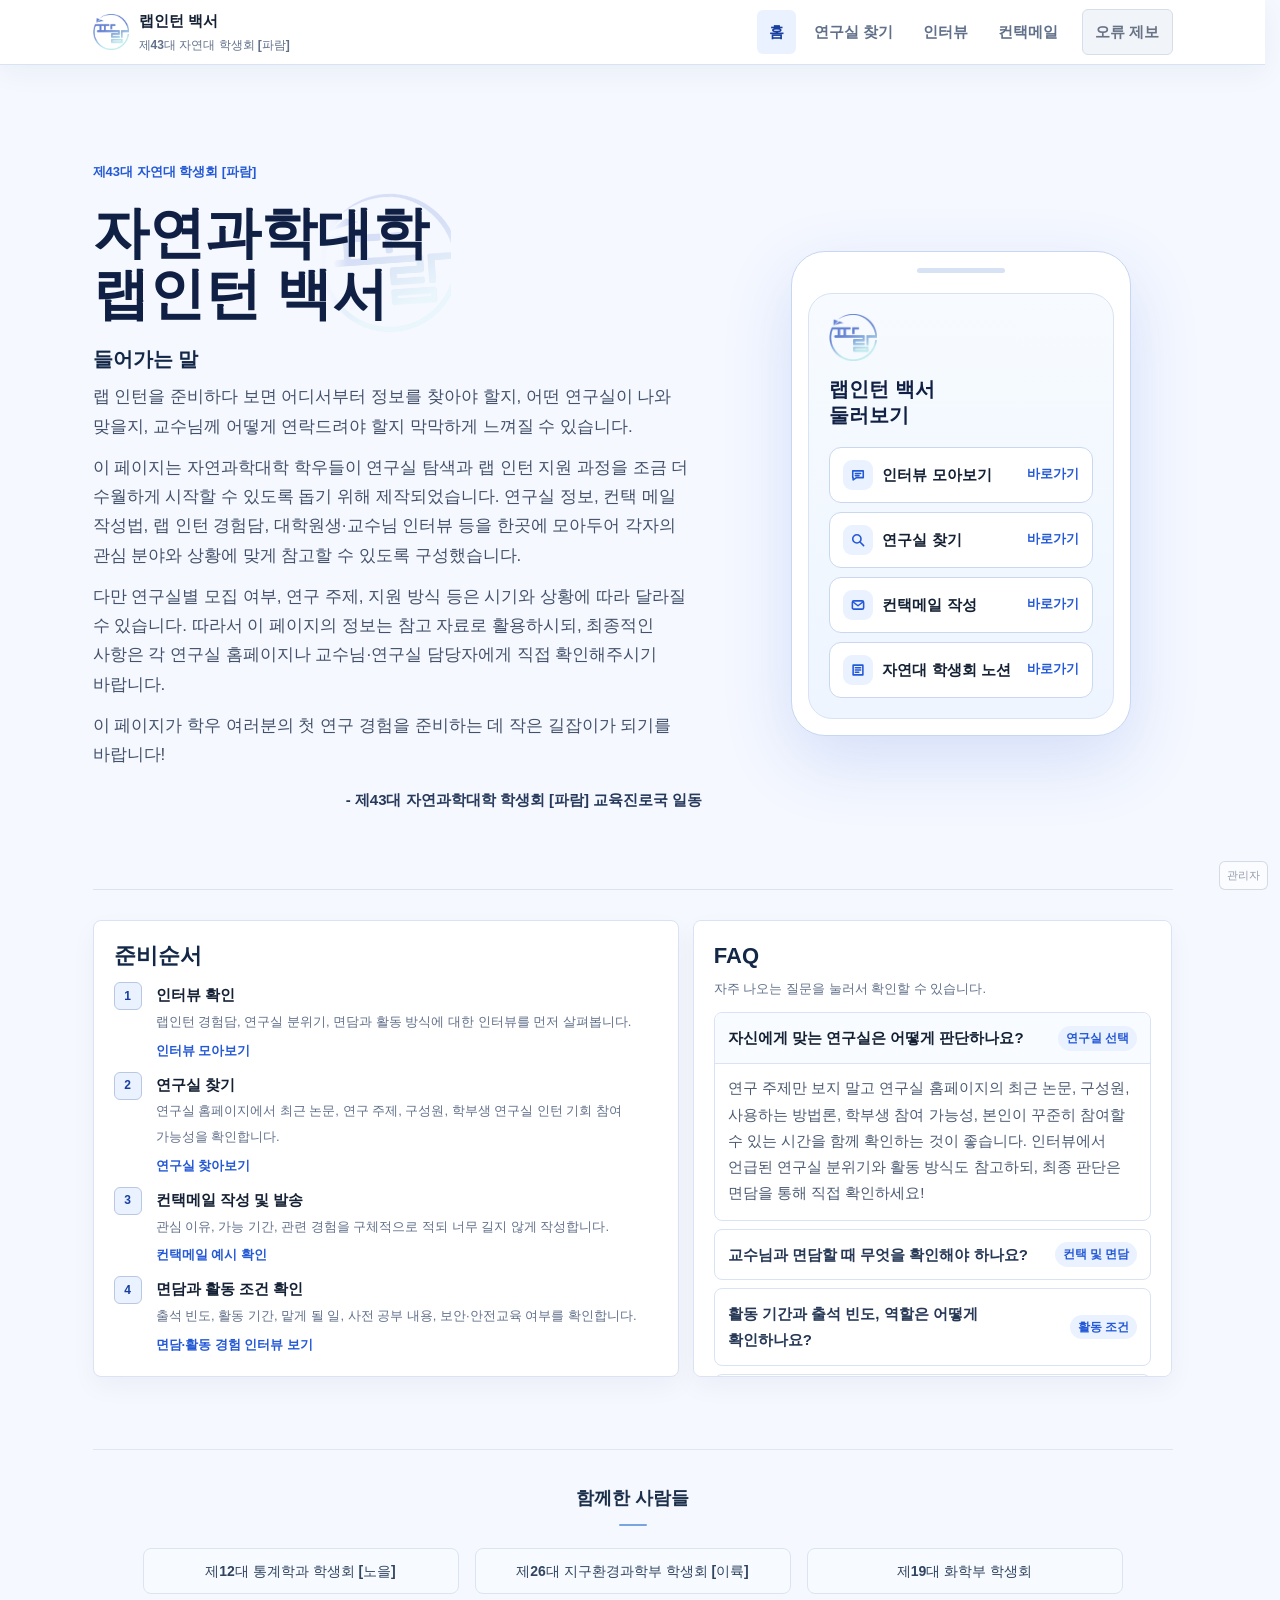
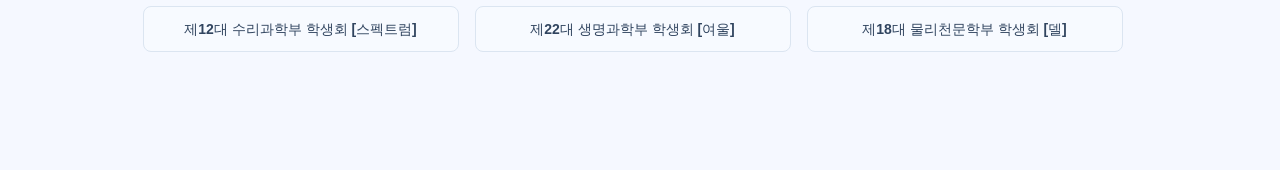
<file: index.html>
<!DOCTYPE html>
<html lang="ko">
  <head>
    <meta charset="UTF-8">
    <meta name="viewport" content="width=device-width, initial-scale=1.0">
    <title>서울대학교 자연과학대학 랩인턴 백서</title>
    <meta name="description" content="서울대학교 자연과학대학 랩인턴 안내서. 학부별 연구실 228곳의 연구분야와 랩인턴 인터뷰, 교수님 컨택 메일 작성법을 한 곳에서 확인하세요.">
    <link rel="canonical" href="https://snu-cns-student-council.github.io/labinternbook/">
    <meta property="og:type" content="website">
    <meta property="og:site_name" content="자연과학대학 랩인턴 백서">
    <meta property="og:title" content="서울대 자연과학대학 랩인턴 백서">
    <meta property="og:description" content="자연대 연구실 228곳 정보와 랩인턴 인터뷰, 컨택 메일 가이드를 한 곳에서.">
    <meta property="og:url" content="https://snu-cns-student-council.github.io/labinternbook/">
    <meta property="og:image" content="https://snu-cns-student-council.github.io/labinternbook/logo.png">
    <meta property="og:locale" content="ko_KR">
    <link rel="stylesheet" href="sigape.css">
    <link rel="icon" type="image/png" href="logo.png">
    <script src="site-config.js"></script>
    <script src="site-data.js"></script>
  </head>
  <body>
    <header class="site-header">
      <nav class="nav">
        <div class="brand">
          <a class="brand-logo-link" href="#" data-config-url="NOTION_URL" target="_blank" rel="noopener noreferrer" aria-label="자연대 학생회 노션">
            <img class="brand-logo" src="logo.png" alt="파람 로고">
          </a>
          <span class="brand-text">
            <a class="brand-main" href="index.html">랩인턴 백서</a>
            <a class="brand-sub" href="#" data-config-url="NOTION_URL" target="_blank" rel="noopener noreferrer">제43대 자연대 학생회 [파람]</a>
          </span>
        </div>
        <div class="menu">
          <a href="index.html" aria-current="page">홈</a>
          <a href="labs.html">연구실 찾기</a>
          <a href="interviews.html">인터뷰</a>
          <a href="contact-mail.html">컨택메일</a>
          <a class="menu-report" href="#" data-config-url="ERROR_FORM_URL" target="_blank" rel="noopener noreferrer">오류 제보</a>
        </div>
      </nav>
    </header>
    <main class="page">
      <section class="hub-hero">
        <div class="hub-copy">
          <p class="eyebrow">제43대 자연대 학생회 [파람]</p>
          <div class="title-logo-wrap">
            <h1 class="hub-title">자연과학대학<br>랩인턴 백서</h1>
            <img class="title-logo-bg" src="logo.png" alt="">
            <span class="title-logo-mask" aria-hidden="true"></span>
          </div>
          <h2 class="hub-intro-title">들어가는 말</h2>
          <p class="hub-intro">랩 인턴을 준비하다 보면 어디서부터 정보를 찾아야 할지, 어떤 연구실이 나와 맞을지, 교수님께 어떻게 연락드려야 할지 막막하게 느껴질 수 있습니다.</p>
          <p class="hub-intro">이 페이지는 자연과학대학 학우들이 연구실 탐색과 랩 인턴 지원 과정을 조금 더 수월하게 시작할 수 있도록 돕기 위해 제작되었습니다. 연구실 정보, 컨택 메일 작성법, 랩 인턴 경험담, 대학원생·교수님 인터뷰 등을 한곳에 모아두어 각자의 관심 분야와 상황에 맞게 참고할 수 있도록 구성했습니다.</p>
          <p class="hub-intro">다만 연구실별 모집 여부, 연구 주제, 지원 방식 등은 시기와 상황에 따라 달라질 수 있습니다. 따라서 이 페이지의 정보는 참고 자료로 활용하시되, 최종적인 사항은 각 연구실 홈페이지나 교수님·연구실 담당자에게 직접 확인해주시기 바랍니다.</p>
          <p class="hub-intro">이 페이지가 학우 여러분의 첫 연구 경험을 준비하는 데 작은 길잡이가 되기를 바랍니다!</p>
          <p class="signature-right">- 제43대 자연과학대학 학생회 [파람] 교육진로국 일동</p>
        </div>
        <div class="phone-wrap">
          <aside class="phone" aria-label="주요 페이지">
            <div class="phone-screen">
              <img class="phone-logo" src="logo.png" alt="파람 로고">
              <div class="phone-title">랩인턴 백서<br>둘러보기</div>
              <div class="phone-links">
                <a class="phone-link" href="interviews.html">
                  <strong><span class="phone-link-icon" aria-hidden="true"><svg viewBox="0 0 24 24"><path d="M5 6.5h14v9H10l-4.5 3v-3H5z"></path><path d="M8.5 10h7"></path><path d="M8.5 12.8h4.8"></path></svg></span>인터뷰 모아보기</strong>
                  <span>바로가기</span>
                </a>
                <a class="phone-link" href="labs.html">
                  <strong><span class="phone-link-icon" aria-hidden="true"><svg viewBox="0 0 24 24"><circle cx="10.5" cy="10.5" r="5.5"></circle><path d="M15 15l4.5 4.5"></path></svg></span>연구실 찾기</strong>
                  <span>바로가기</span>
                </a>
                <a class="phone-link" href="contact-mail.html">
                  <strong><span class="phone-link-icon" aria-hidden="true"><svg viewBox="0 0 24 24"><rect x="4.5" y="6.5" width="15" height="11" rx="2"></rect><path d="M5.5 8l6.5 5 6.5-5"></path></svg></span>컨택메일 작성</strong>
                  <span>바로가기</span>
                </a>
                <a class="phone-link" href="https://snucns.oopy.io/2bc85298-0ebf-80dc-a275-cecbe87f5ac3" target="_blank" rel="noopener noreferrer">
                  <strong><span class="phone-link-icon" aria-hidden="true"><svg viewBox="0 0 24 24"><path d="M5.5 5.5h13v13h-13z"></path><path d="M8.5 9h7"></path><path d="M8.5 12h7"></path><path d="M8.5 15h4.5"></path></svg></span>자연대 학생회 노션</strong>
                  <span>바로가기</span>
                </a>
              </div>
            </div>
          </aside>
        </div>
      </section>
      <section class="section grid two">
        <article class="panel">
          <h2>준비순서</h2>
          <ol class="steps">
            <li>
              <div><strong>인터뷰 확인</strong><br><span class="small">랩인턴 경험담, 연구실 분위기, 면담과 활동 방식에 대한 인터뷰를 먼저 살펴봅니다.</span><br><a class="step-link" href="interviews.html">인터뷰 모아보기</a></div>
            </li>
            <li>
              <div><strong>연구실 찾기</strong><br><span class="small">연구실 홈페이지에서 최근 논문, 연구 주제, 구성원, 학부생 연구실 인턴 기회 참여 가능성을 확인합니다.</span><br><a class="step-link" href="labs.html">연구실 찾아보기</a></div>
            </li>
            <li>
              <div><strong>컨택메일 작성 및 발송</strong><br><span class="small">관심 이유, 가능 기간, 관련 경험을 구체적으로 적되 너무 길지 않게 작성합니다.</span><br><a class="step-link" href="contact-mail.html">컨택메일 예시 확인</a></div>
            </li>
            <li>
              <div><strong>면담과 활동 조건 확인</strong><br><span class="small">출석 빈도, 활동 기간, 맡게 될 일, 사전 공부 내용, 보안·안전교육 여부를 확인합니다.</span><br><a class="step-link" href="interviews.html">면담·활동 경험 인터뷰 보기</a></div>
            </li>
          </ol>
        </article>
        <article class="panel home-faq-panel" id="faq">
          <h2>FAQ</h2>
          <p class="small">자주 나오는 질문을 눌러서 확인할 수 있습니다.</p>
          <div class="faq-list compact-faq">
            <details open>
              <summary>
                <span>자신에게 맞는 연구실은 어떻게 판단하나요?</span>
                <em>연구실 선택</em>
              </summary>
              <p>연구 주제만 보지 말고 연구실 홈페이지의 최근 논문, 구성원, 사용하는 방법론, 학부생 참여 가능성, 본인이 꾸준히 참여할 수 있는 시간을 함께 확인하는 것이 좋습니다. 인터뷰에서 언급된 연구실 분위기와 활동 방식도 참고하되, 최종 판단은 면담을 통해 직접 확인하세요!</p>
            </details>
            <details>
              <summary>
                <span>교수님과 면담할 때 무엇을 확인해야 하나요?</span>
                <em>컨택 및 면담</em>
              </summary>
              <p>활동 기간, 주당 참여 가능 시간, 실제 맡게 될 일, 지도 담당자, 필수 미팅, 사전에 미리 공부하면 좋을 내용, 보안·안전교육 여부를 확인하세요. 가능하다면 본인이 관심 있는 주제와 배우고 싶은 내용을 간단히 정리해 가면 좋습니다.</p>
            </details>
            <details>
              <summary>
                <span>활동 기간과 출석 빈도, 역할은 어떻게 확인하나요?</span>
                <em>활동 조건</em>
              </summary>
              <p>메일이나 면담에서 “방학 중 주 몇 회 참여가 가능한지”, “출석 시간이 고정인지 유동적인지”, “처음 맡게 될 업무가 문헌 조사·실험 보조·데이터 분석 중 무엇인지”를 구체적으로 물어보세요.</p>
            </details>
            <details>
              <summary>
                <span>답장을 받지 못하거나 거절당하면 어떻게 하나요?</span>
                <em>컨택 및 면담</em>
              </summary>
              <p>첫 메일 직후 반복해서 연락하기보다 충분한 기간을 두고 같은 메일 스레드에서 한 차례 정중하게 재문의할 수 있습니다. 이후에도 답변이 없으시다면, 개인적인 실패로 받아들이기보다 다른 연구실을 알아보면 됩니다!</p>
            </details>
            <details>
              <summary>
                <span>여러 연구실에 동시에 문의해도 되나요?</span>
                <em>컨택 및 면담</em>
              </summary>
              <p>가능은 하지만 같은 문구를 그대로 복사해 보내는 것은 피하세요. 각 연구실의 연구 주제와 본인의 관심이 연결되는 이유를 따로 적고, 동시에 여러 곳과 면담이 진행될 경우 일정과 의사소통을 정중하게 관리해야 합니다.</p>
            </details>
            <details>
              <summary>
                <span>활동 중 어려움이 생기면 누구에게 도움을 요청하나요?</span>
                <em>문제 상황 및 상담</em>
              </summary>
              <p>먼저 지도 담당 대학원생이나 연구실 담당자에게 상황을 설명하고 도움을 요청하세요. 안전, 인권, 지속적인 갈등처럼 혼자 해결하기 어려운 문제는 학교 상담·인권 관련 창구의 도움을 받을 수 있습니다.</p>
            </details>
            <details>
              <summary>
                <span>급여, 장학금, 활동비는 어떻게 확인하나요?</span>
                <em>급여 및 비용</em>
              </summary>
              <p>연구실이나 프로그램마다 다릅니다. 별도 안내가 없다면 면담에서 급여, 활동비, 장학금, 학점 인정 여부가 있는지 정중히 확인하세요. 금전 관련 조건은 구두로만 이해하지 말고 가능한 한 안내 문서나 메일로 남겨두는 것이 좋습니다.</p>
            </details>
            <details>
              <summary>
                <span>연구실 내 인간관계와 소통은 어떻게 접근하면 좋나요?</span>
                <em>인간관계</em>
              </summary>
              <p>연구실마다 문화가 다르므로 첫 경험만으로 일반화하지 않는 것이 좋습니다. 약속 시간, 질문 방식, 실험실 규칙을 지키고, 모르는 내용은 정리해서 물어보는 태도가 도움이 됩니다. 불편한 상황이 반복되면 혼자 참지 말고 신뢰할 수 있는 전문가와 상의하세요.</p>
            </details>
            <details>
              <summary>
                <span>학기 중 랩인턴을 하려면 수강 학점은 어떻게 잡아야 하나요?</span>
                <em>수업 병행</em>
              </summary>
              <p>정답은 없지만 실험이나 미팅이 정기적으로 있는 연구실이라면 수업·과제·시험 기간을 고려해 무리하지 않는 수준으로 계획하는게 좋습니다. 면담에서 주당 참여 시간을 솔직히 말하고, 시험 기간 조율 가능 여부도 확인하세요.</p>
            </details>
            <details>
              <summary>
                <span>일반적인 출근·퇴근 시간은 정해져 있나요?</span>
                <em>활동 조건</em>
              </summary>
              <p>연구실마다 크게 다릅니다. 정해진 출근 시간이 있는 곳도 있고, 미팅이나 실험 일정 중심으로 유동적으로 운영되는 곳도 있습니다. 시작 전에 필수 참여 일정과 예상 체류 시간을 확인하세요.</p>
            </details>
            <details>
              <summary>
                <span>연구실은 학부생을 선발할 때 무엇을 보나요?</span>
                <em>연구실 선택</em>
              </summary>
              <p>연구실 상황, 지도 가능 인원, 관심 분야의 구체성, 기본적인 준비 정도, 꾸준히 참여할 수 있는지 등을 함께 보는 경우가 많습니다. 많은 지식을 이미 갖춘 것보다 배우려는 태도와 명확한 동기가 중요하게 보일 수 있습니다.</p>
            </details>
          </div>
        </article>
      </section>
      <footer class="footer partners-footer">
        <h2>함께한 사람들</h2>
        <div class="footer-rule" aria-hidden="true"></div>
        <div class="partner-grid">
          <span>제12대 통계학과 학생회 [노을]</span>
          <span>제26대 지구환경과학부 학생회 [이륙]</span>
          <span>제19대 화학부 학생회</span>
          <span>제12대 수리과학부 학생회 [스펙트럼]</span>
          <span>제22대 생명과학부 학생회 [여울]</span>
          <span>제18대 물리천문학부 학생회 [델]</span>
        </div>
      </footer>
    </main>
    <script>
      document.querySelectorAll("[data-config-url]").forEach(function(link) {
        var key = link.getAttribute("data-config-url");
        var url = window.SITE_CONFIG && window.SITE_CONFIG[key];
        if (url) {
          link.href = url
        } else {
          link.hidden = true
        }
      });
    </script>
    <a class="admin-float" href="admin.html" aria-label="관리자 페이지">관리자</a>
  </body>

</html>
</file>
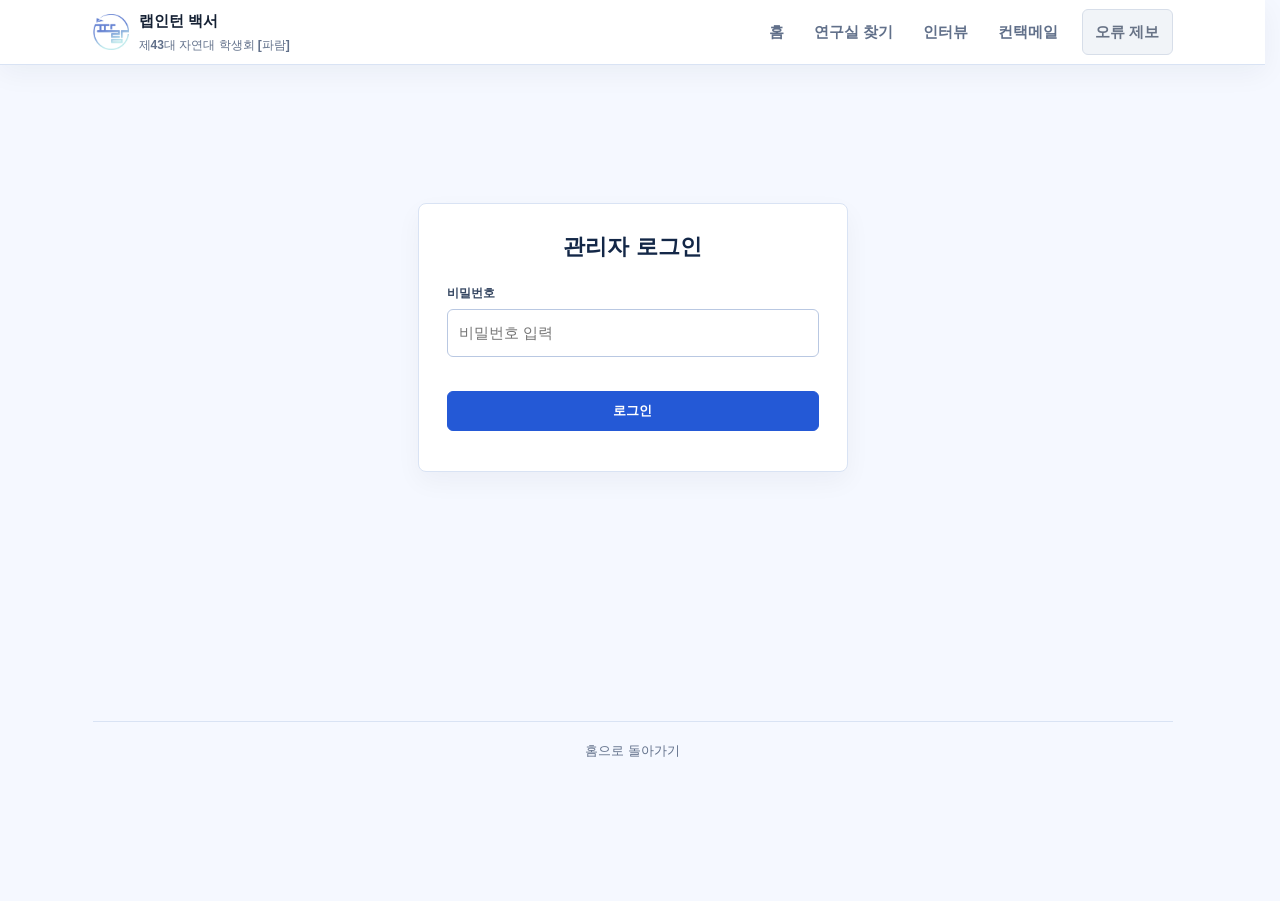
<file: admin.html>
<!DOCTYPE html>
<html lang="ko">
  <head>
    <meta charset="UTF-8">
    <meta name="viewport" content="width=device-width, initial-scale=1.0">
    <title>관리자 페이지</title>
    <meta name="robots" content="noindex">
    <link rel="stylesheet" href="sigape.css">
    <link rel="icon" type="image/png" href="logo.png">
    <script src="site-config.js"></script>
    <script src="site-data.js"></script>
  </head>
  <body>
    <header class="site-header">
      <nav class="nav">
        <div class="brand">
          <a class="brand-logo-link" href="#" data-config-url="NOTION_URL" target="_blank" rel="noopener noreferrer" aria-label="자연대 학생회 노션">
            <img class="brand-logo" src="logo.png" alt="파람 로고">
          </a>
          <span class="brand-text">
            <a class="brand-main" href="index.html">랩인턴 백서</a>
            <a class="brand-sub" href="#" data-config-url="NOTION_URL" target="_blank" rel="noopener noreferrer">제43대 자연대 학생회 [파람]</a>
          </span>
        </div>
        <div class="menu">
          <a href="index.html">홈</a>
          <a href="labs.html">연구실 찾기</a>
          <a href="interviews.html">인터뷰</a>
          <a href="contact-mail.html">컨택메일</a>
          <a class="menu-report" href="#" data-config-url="ERROR_FORM_URL" target="_blank" rel="noopener noreferrer">오류 제보</a>
        </div>
      </nav>
    </header>
    <main class="page admin-page">
      <section class="admin-login panel" id="loginPanel">
        <h2>관리자 로그인</h2>
        <div class="field">
          <label for="adminPassword">비밀번호</label>
          <input id="adminPassword" type="password" autocomplete="current-password" placeholder="비밀번호 입력">
        </div>
        <button class="btn primary" type="button" id="loginButton">로그인</button>
        <p class="small" id="loginMessage"></p>
      </section>
      <section class="admin-tools hidden" id="adminTools">
        <p class="breadcrumb"><a href="index.html">홈</a> / 관리자</p>
        <div class="grid two">
          <article class="panel">
            <h2>1. 파일 업로드</h2>
            <div class="field">
              <label for="labsFile">연구실 DB 엑셀 파일</label>
              <input id="labsFile" type="file" accept=".xlsx,.xls,.csv,.tsv">
            </div>
            <div class="field">
              <label for="interviewsFile">인터뷰 DB 엑셀 파일</label>
              <input id="interviewsFile" type="file" accept=".xlsx,.xls,.csv,.tsv">
            </div>
            <p class="small">인터뷰 파일은 시트가 교수님, 대학원생, 학부생으로 나뉘어 있어도 됩니다. 구분 칸이 비어 있으면 시트 이름을 구분으로 사용합니다.</p>
          </article>
          <article class="panel soft">
            <h2>2. 확인</h2>
            <div class="admin-counts">
              <p>연구실 DB: <strong id="labsCount">0</strong>개</p>
              <p>인터뷰 DB: <strong id="interviewsCount">0</strong>개</p>
            </div>
            <button class="btn primary" type="button" id="downloadButton">site-data.js 다운로드</button>
            <p class="small">다운로드한 site-data.js를 GitHub 저장소의 기존 site-data.js와 교체하면 전체 방문자에게 반영됩니다.</p>
          </article>
        </div>
        <section class="panel admin-preview">
          <h2>업로드 결과</h2>
          <div id="adminStatus" class="small">아직 업로드된 파일이 없습니다.</div>
          <div class="admin-table-wrap">
            <table class="admin-table" id="previewTable">
              <tbody></tbody>
            </table>
          </div>
        </section>
      </section>
      <footer class="footer admin-footer">
        <a href="index.html">홈으로 돌아가기</a>
      </footer>
    </main>
    <script>
      document.querySelectorAll("[data-config-url]").forEach(function(link) {
        var key = link.getAttribute("data-config-url");
        var url = window.SITE_CONFIG && window.SITE_CONFIG[key];
        if (url) {
          link.href = url
        } else {
          link.hidden = true
        }
      });
    </script>
    <script>
      const ADMIN_PASSWORD = "SnuCns123lg!";
      const state = {
        labs: [],
        interviews: []
      };
      const $ = id => document.getElementById(id);

      function normalizeKey(k) {
        return String(k || "").trim();
      }

      function hasValue(row) {
        return Object.values(row).some(v => String(v).trim());
      }

      function parseDelimited(text, delimiter) {
        const rows = [];
        let row = [],
          cell = "",
          quote = false;
        for (let i = 0; i < text.length; i++) {
          const ch = text[i],
            next = text[i + 1];
          if (ch === '"' && quote && next === '"') {
            cell += '"';
            i++;
            continue
          }
          if (ch === '"') {
            quote = !quote;
            continue
          }
          if (ch === delimiter && !quote) {
            row.push(cell);
            cell = "";
            continue
          }
          if ((ch === '\n' || ch === '\r') && !quote) {
            if (ch === '\r' && next === '\n') i++;
            row.push(cell);
            if (row.some(v => String(v).trim())) rows.push(row);
            row = [];
            cell = "";
            continue
          }
          cell += ch;
        }
        row.push(cell);
        if (row.some(v => String(v).trim())) rows.push(row);
        const headers = (rows.shift() || []).map(normalizeKey);
        return rows.map(values => Object.fromEntries(headers.map((h, i) => [h, values[i] || ""])));
      }

      function readTextFile(file) {
        return new Promise((resolve, reject) => {
          const reader = new FileReader();
          reader.onload = e => resolve(String(e.target.result || ""));
          reader.onerror = () => reject(new Error("파일을 읽지 못했습니다."));
          reader.readAsText(file, "utf-8");
        });
      }

      function readWorkbook(file) {
        return new Promise((resolve, reject) => {
          if (!window.XLSX) {
            reject(new Error("엑셀 분석 도구를 불러오지 못했습니다. CSV 또는 TSV 파일로 저장해서 다시 올려주세요."));
            return
          }
          const reader = new FileReader();
          reader.onload = e => {
            try {
              resolve(XLSX.read(e.target.result, {
                type: "array"
              }))
            } catch (err) {
              reject(new Error("엑셀 파일을 분석하지 못했습니다."))
            }
          };
          reader.onerror = () => reject(new Error("파일을 읽지 못했습니다."));
          reader.readAsArrayBuffer(file);
        });
      }

      function sheetRows(wb, name) {
        const sheet = wb.Sheets[name];
        return XLSX.utils.sheet_to_json(sheet, {
          defval: ""
        }).map(row => Object.fromEntries(Object.entries(row).map(([k, v]) => [normalizeKey(k), v])));
      }

      function normalizeRole(sheetName) {
        const text = String(sheetName || "");
        if (text.includes("교수")) return "교수님";
        if (text.includes("대학원")) return "대학원생";
        if (text.includes("학부")) return "학부생";
        return text || "미분류";
      }
      async function rowsFromFile(file) {
        const lower = file.name.toLowerCase();
        if (lower.endsWith(".csv") || lower.endsWith(".tsv")) {
          const text = await readTextFile(file);
          return {
            kind: "text",
            rows: parseDelimited(text, lower.endsWith(".tsv") ? "\t" : ",")
          };
        }
        const wb = await readWorkbook(file);
        return {
          kind: "workbook",
          workbook: wb
        };
      }
      async function handleLabs(file) {
        const data = await rowsFromFile(file);
        state.labs = (data.kind === "text" ? data.rows : sheetRows(data.workbook, data.workbook
          .SheetNames[0])).filter(hasValue);
        renderAdmin();
      }
      async function handleInterviews(file) {
        const data = await rowsFromFile(file);
        state.interviews = (data.kind === "text" ? data.rows : data.workbook.SheetNames.flatMap(name =>
          sheetRows(data.workbook, name).map(row => {
            if (!String(row["구분"] || "").trim()) row["구분"] = normalizeRole(name);
            return row;
          }))).filter(hasValue);
        renderAdmin();
      }

      function renderAdmin() {
        $("labsCount").textContent = state.labs.length;
        $("interviewsCount").textContent = state.interviews.length;
        $("adminStatus").textContent = "연구실 " + state.labs.length + "개, 인터뷰 " + state.interviews.length +
          "개가 준비되었습니다.";
        const rows = [...state.labs.slice(0, 3).map(r => ({
          type: "연구실",
          name: r["연구실명"] || r["교수명"] || ""
        })), ...state.interviews.slice(0, 3).map(r => ({
          type: "인터뷰",
          name: r["이름"] || r["구분"] || ""
        }))];
        $("previewTable").innerHTML = "<tbody>" + rows.map(r => "<tr><th>" + r.type + "</th><td>" +
          String(r.name || "") + "</td></tr>").join("") + "</tbody>";
      }

      function siteDataText() {
        return "window.SITE_DATA = " + JSON.stringify({
          generatedAt: new Date().toISOString(),
          labs: state.labs,
          interviews: state.interviews
        }, null, 2) + ";\n";
      }
      $("loginButton").addEventListener("click", () => {
        if ($("adminPassword").value === ADMIN_PASSWORD) {
          $("loginPanel").classList.add("hidden");
          $("adminTools").classList.remove("hidden");
        } else {
          $("loginMessage").textContent = "비밀번호를 확인해 주세요.";
        }
      });
      $("labsFile").addEventListener("change", async e => {
        try {
          if (e.target.files[0]) await handleLabs(e.target.files[0])
        } catch (err) {
          $("adminStatus").textContent = err.message
        }
      });
      $("interviewsFile").addEventListener("change", async e => {
        try {
          if (e.target.files[0]) await handleInterviews(e.target.files[0])
        } catch (err) {
          $("adminStatus").textContent = err.message
        }
      });
      $("downloadButton").addEventListener("click", () => {
        const blob = new Blob([siteDataText()], {
          type: "text/javascript;charset=utf-8"
        });
        const a = document.createElement("a");
        a.href = URL.createObjectURL(blob);
        a.download = "site-data.js";
        a.click();
        URL.revokeObjectURL(a.href);
      });
      renderAdmin();
    </script>
  </body>

</html>
</file>
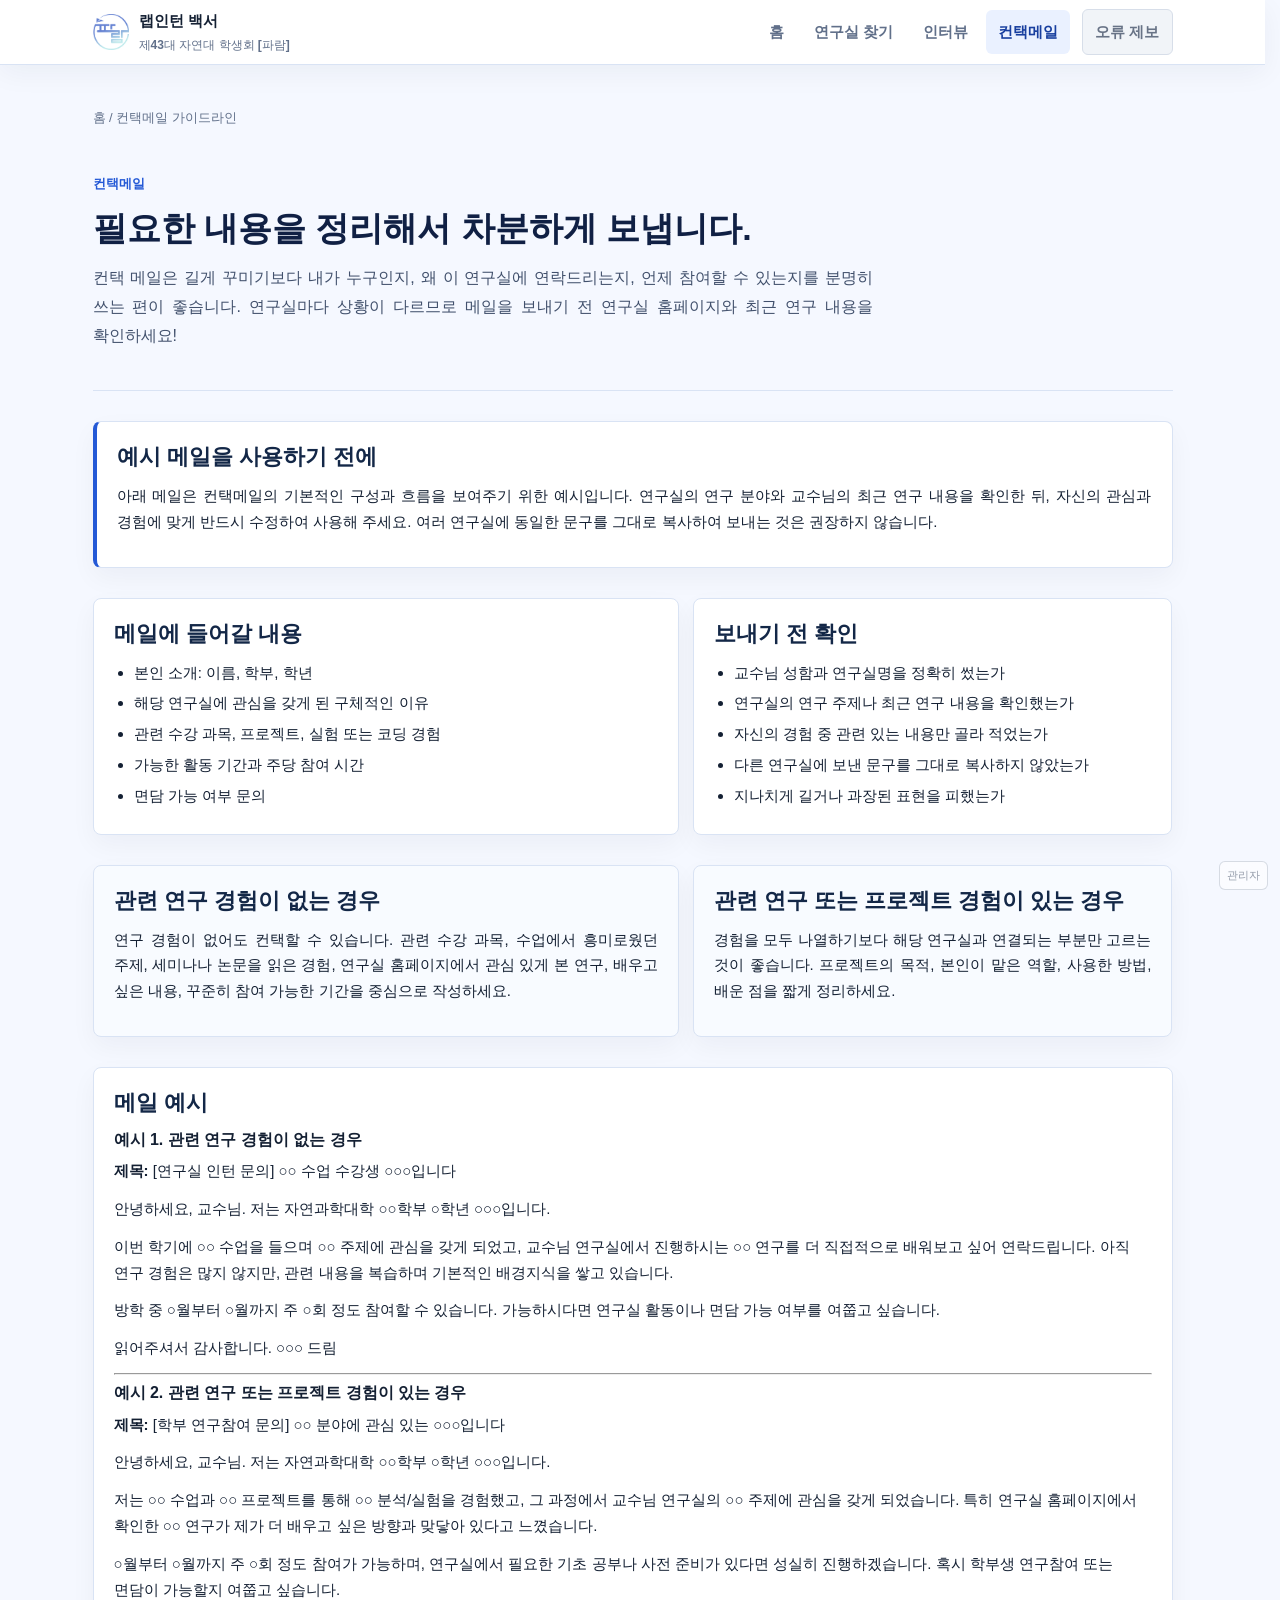
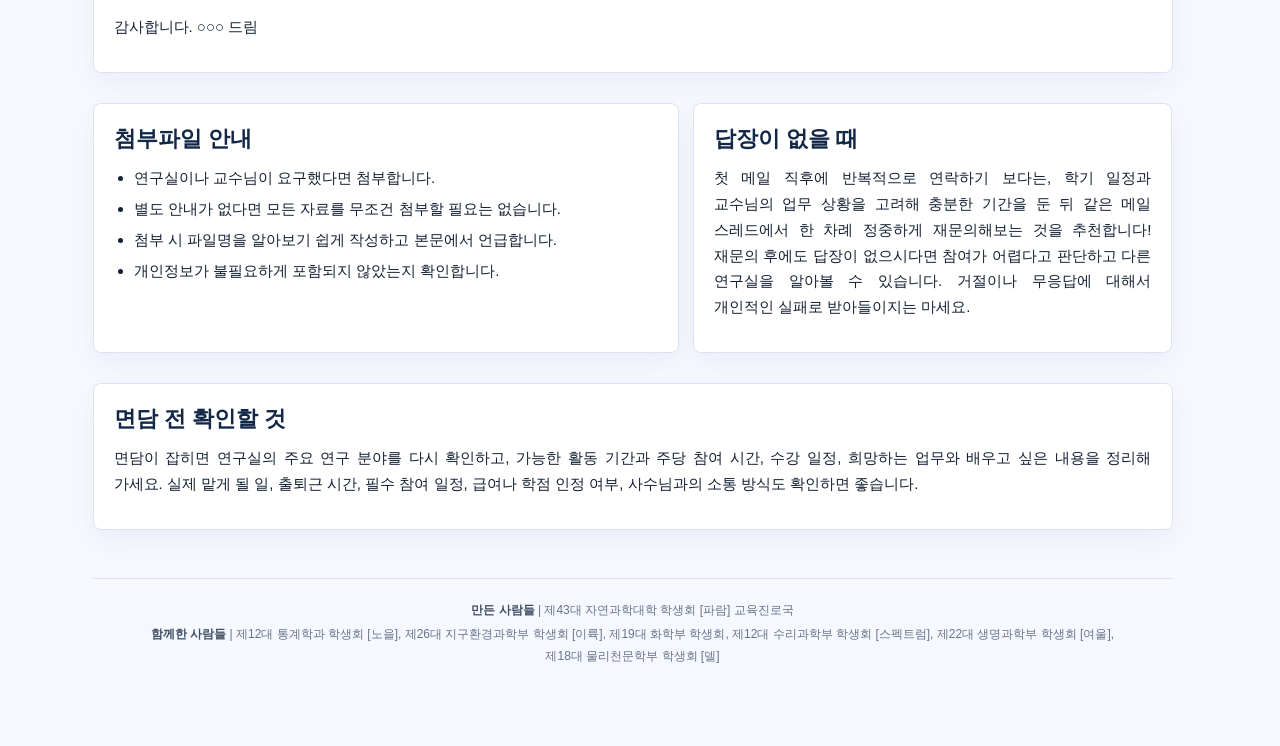
<file: contact-mail.html>
<!DOCTYPE html>
<html lang="ko">
  <head>
    <meta charset="UTF-8">
    <meta name="viewport" content="width=device-width, initial-scale=1.0">
    <title>컨택메일 가이드라인</title>
    <meta name="robots" content="noindex">
    <link rel="stylesheet" href="sigape.css">
    <link rel="icon" type="image/png" href="logo.png">
    <script src="site-config.js"></script>
    <script src="site-data.js"></script>
  </head>
  <body>
    <header class="site-header">
      <nav class="nav">
        <div class="brand">
          <a class="brand-logo-link" href="#" data-config-url="NOTION_URL" target="_blank" rel="noopener noreferrer" aria-label="자연대 학생회 노션">
            <img class="brand-logo" src="logo.png" alt="파람 로고">
          </a>
          <span class="brand-text">
            <a class="brand-main" href="index.html">랩인턴 백서</a>
            <a class="brand-sub" href="#" data-config-url="NOTION_URL" target="_blank" rel="noopener noreferrer">제43대 자연대 학생회 [파람]</a>
          </span>
        </div>
        <div class="menu">
          <a href="index.html">홈</a>
          <a href="labs.html">연구실 찾기</a>
          <a href="interviews.html">인터뷰</a>
          <a href="contact-mail.html" aria-current="page">컨택메일</a>
          <a class="menu-report" href="#" data-config-url="ERROR_FORM_URL" target="_blank" rel="noopener noreferrer">오류 제보</a>
        </div>
      </nav>
    </header>
    <main class="page">
      <p class="breadcrumb"><a href="index.html">홈</a> / 컨택메일 가이드라인</p>
      <section class="hero">
        <p class="eyebrow">컨택메일</p>
        <h1>필요한 내용을 정리해서 차분하게 보냅니다.</h1>
        <p class="lead justify">컨택 메일은 길게 꾸미기보다 내가 누구인지, 왜 이 연구실에 연락드리는지, 언제 참여할 수 있는지를 분명히 쓰는 편이 좋습니다. 연구실마다 상황이 다르므로 메일을 보내기 전 연구실 홈페이지와 최근 연구 내용을 확인하세요!</p>
      </section>
      <section class="section panel notice">
        <h2>예시 메일을 사용하기 전에</h2>
        <p class="justify">아래 메일은 컨택메일의 기본적인 구성과 흐름을 보여주기 위한 예시입니다. 연구실의 연구 분야와 교수님의 최근 연구 내용을 확인한 뒤, 자신의 관심과 경험에 맞게 반드시 수정하여 사용해 주세요. 여러 연구실에 동일한 문구를 그대로 복사하여 보내는 것은 권장하지 않습니다.</p>
      </section>
      <section class="section grid two">
        <article class="panel">
          <h2>메일에 들어갈 내용</h2>
          <ul class="list">
            <li>본인 소개: 이름, 학부, 학년</li>
            <li>해당 연구실에 관심을 갖게 된 구체적인 이유</li>
            <li>관련 수강 과목, 프로젝트, 실험 또는 코딩 경험</li>
            <li>가능한 활동 기간과 주당 참여 시간</li>
            <li>면담 가능 여부 문의</li>
          </ul>
        </article>
        <article class="panel">
          <h2>보내기 전 확인</h2>
          <ul class="list">
            <li>교수님 성함과 연구실명을 정확히 썼는가</li>
            <li>연구실의 연구 주제나 최근 연구 내용을 확인했는가</li>
            <li>자신의 경험 중 관련 있는 내용만 골라 적었는가</li>
            <li>다른 연구실에 보낸 문구를 그대로 복사하지 않았는가</li>
            <li>지나치게 길거나 과장된 표현을 피했는가</li>
          </ul>
        </article>
      </section>
      <section class="section grid two">
        <article class="panel soft">
          <h2>관련 연구 경험이 없는 경우</h2>
          <p class="justify">연구 경험이 없어도 컨택할 수 있습니다. 관련 수강 과목, 수업에서 흥미로웠던 주제, 세미나나 논문을 읽은 경험, 연구실 홈페이지에서 관심 있게 본 연구, 배우고 싶은 내용, 꾸준히 참여 가능한 기간을 중심으로 작성하세요.</p>
        </article>
        <article class="panel soft">
          <h2>관련 연구 또는 프로젝트 경험이 있는 경우</h2>
          <p class="justify">경험을 모두 나열하기보다 해당 연구실과 연결되는 부분만 고르는 것이 좋습니다. 프로젝트의 목적, 본인이 맡은 역할, 사용한 방법, 배운 점을 짧게 정리하세요.</p>
        </article>
      </section>
      <section class="section panel">
        <h2>메일 예시</h2>
        <h3>예시 1. 관련 연구 경험이 없는 경우</h3>
        <p><strong>제목:</strong> [연구실 인턴 문의] ○○ 수업 수강생 ○○○입니다</p>
        <p>안녕하세요, 교수님. 저는 자연과학대학 ○○학부 ○학년 ○○○입니다.</p>
        <p>이번 학기에 ○○ 수업을 들으며 ○○ 주제에 관심을 갖게 되었고, 교수님 연구실에서 진행하시는 ○○ 연구를 더 직접적으로 배워보고 싶어 연락드립니다. 아직 연구 경험은 많지 않지만, 관련 내용을 복습하며 기본적인 배경지식을 쌓고 있습니다.</p>
        <p>방학 중 ○월부터 ○월까지 주 ○회 정도 참여할 수 있습니다. 가능하시다면 연구실 활동이나 면담 가능 여부를 여쭙고 싶습니다.</p>
        <p>읽어주셔서 감사합니다. ○○○ 드림</p>
        <hr>
        <h3>예시 2. 관련 연구 또는 프로젝트 경험이 있는 경우</h3>
        <p><strong>제목:</strong> [학부 연구참여 문의] ○○ 분야에 관심 있는 ○○○입니다</p>
        <p>안녕하세요, 교수님. 저는 자연과학대학 ○○학부 ○학년 ○○○입니다.</p>
        <p>저는 ○○ 수업과 ○○ 프로젝트를 통해 ○○ 분석/실험을 경험했고, 그 과정에서 교수님 연구실의 ○○ 주제에 관심을 갖게 되었습니다. 특히 연구실 홈페이지에서 확인한 ○○ 연구가 제가 더 배우고 싶은 방향과 맞닿아 있다고 느꼈습니다.</p>
        <p>○월부터 ○월까지 주 ○회 정도 참여가 가능하며, 연구실에서 필요한 기초 공부나 사전 준비가 있다면 성실히 진행하겠습니다. 혹시 학부생 연구참여 또는 면담이 가능할지 여쭙고 싶습니다.</p>
        <p>감사합니다. ○○○ 드림</p>
      </section>
      <section class="section grid two">
        <article class="panel">
          <h2>첨부파일 안내</h2>
          <ul class="list">
            <li>연구실이나 교수님이 요구했다면 첨부합니다.</li>
            <li>별도 안내가 없다면 모든 자료를 무조건 첨부할 필요는 없습니다.</li>
            <li>첨부 시 파일명을 알아보기 쉽게 작성하고 본문에서 언급합니다.</li>
            <li>개인정보가 불필요하게 포함되지 않았는지 확인합니다.</li>
          </ul>
        </article>
        <article class="panel">
          <h2>답장이 없을 때</h2>
          <p class="justify">첫 메일 직후에 반복적으로 연락하기 보다는, 학기 일정과 교수님의 업무 상황을 고려해 충분한 기간을 둔 뒤 같은 메일 스레드에서 한 차례 정중하게 재문의해보는 것을 추천합니다! 재문의 후에도 답장이 없으시다면 참여가 어렵다고 판단하고 다른 연구실을 알아볼 수 있습니다. 거절이나 무응답에 대해서 개인적인 실패로 받아들이지는 마세요.</p>
        </article>
      </section>
      <section class="section panel">
        <h2>면담 전 확인할 것</h2>
        <p class="justify">면담이 잡히면 연구실의 주요 연구 분야를 다시 확인하고, 가능한 활동 기간과 주당 참여 시간, 수강 일정, 희망하는 업무와 배우고 싶은 내용을 정리해 가세요. 실제 맡게 될 일, 출퇴근 시간, 필수 참여 일정, 급여나 학점 인정 여부, 사수님과의 소통 방식도 확인하면 좋습니다.</p>
      </section>
      <footer class="footer compact-credit-footer">
        <p><strong>만든 사람들</strong> | 제43대 자연과학대학 학생회 [파람] 교육진로국</p>
        <p><strong>함께한 사람들</strong> | 제12대 통계학과 학생회 [노을], 제26대 지구환경과학부 학생회 [이륙], 제19대 화학부 학생회, 제12대 수리과학부 학생회 [스펙트럼], 제22대 생명과학부 학생회 [여울], 제18대 물리천문학부 학생회 [델]</p>
      </footer>
    </main>
    <script>
      document.querySelectorAll("[data-config-url]").forEach(function(link) {
        var key = link.getAttribute("data-config-url");
        var url = window.SITE_CONFIG && window.SITE_CONFIG[key];
        if (url) {
          link.href = url
        } else {
          link.hidden = true
        }
      });
    </script>
    <a class="admin-float" href="admin.html" aria-label="관리자 페이지">관리자</a>
  </body>

</html>
</file>
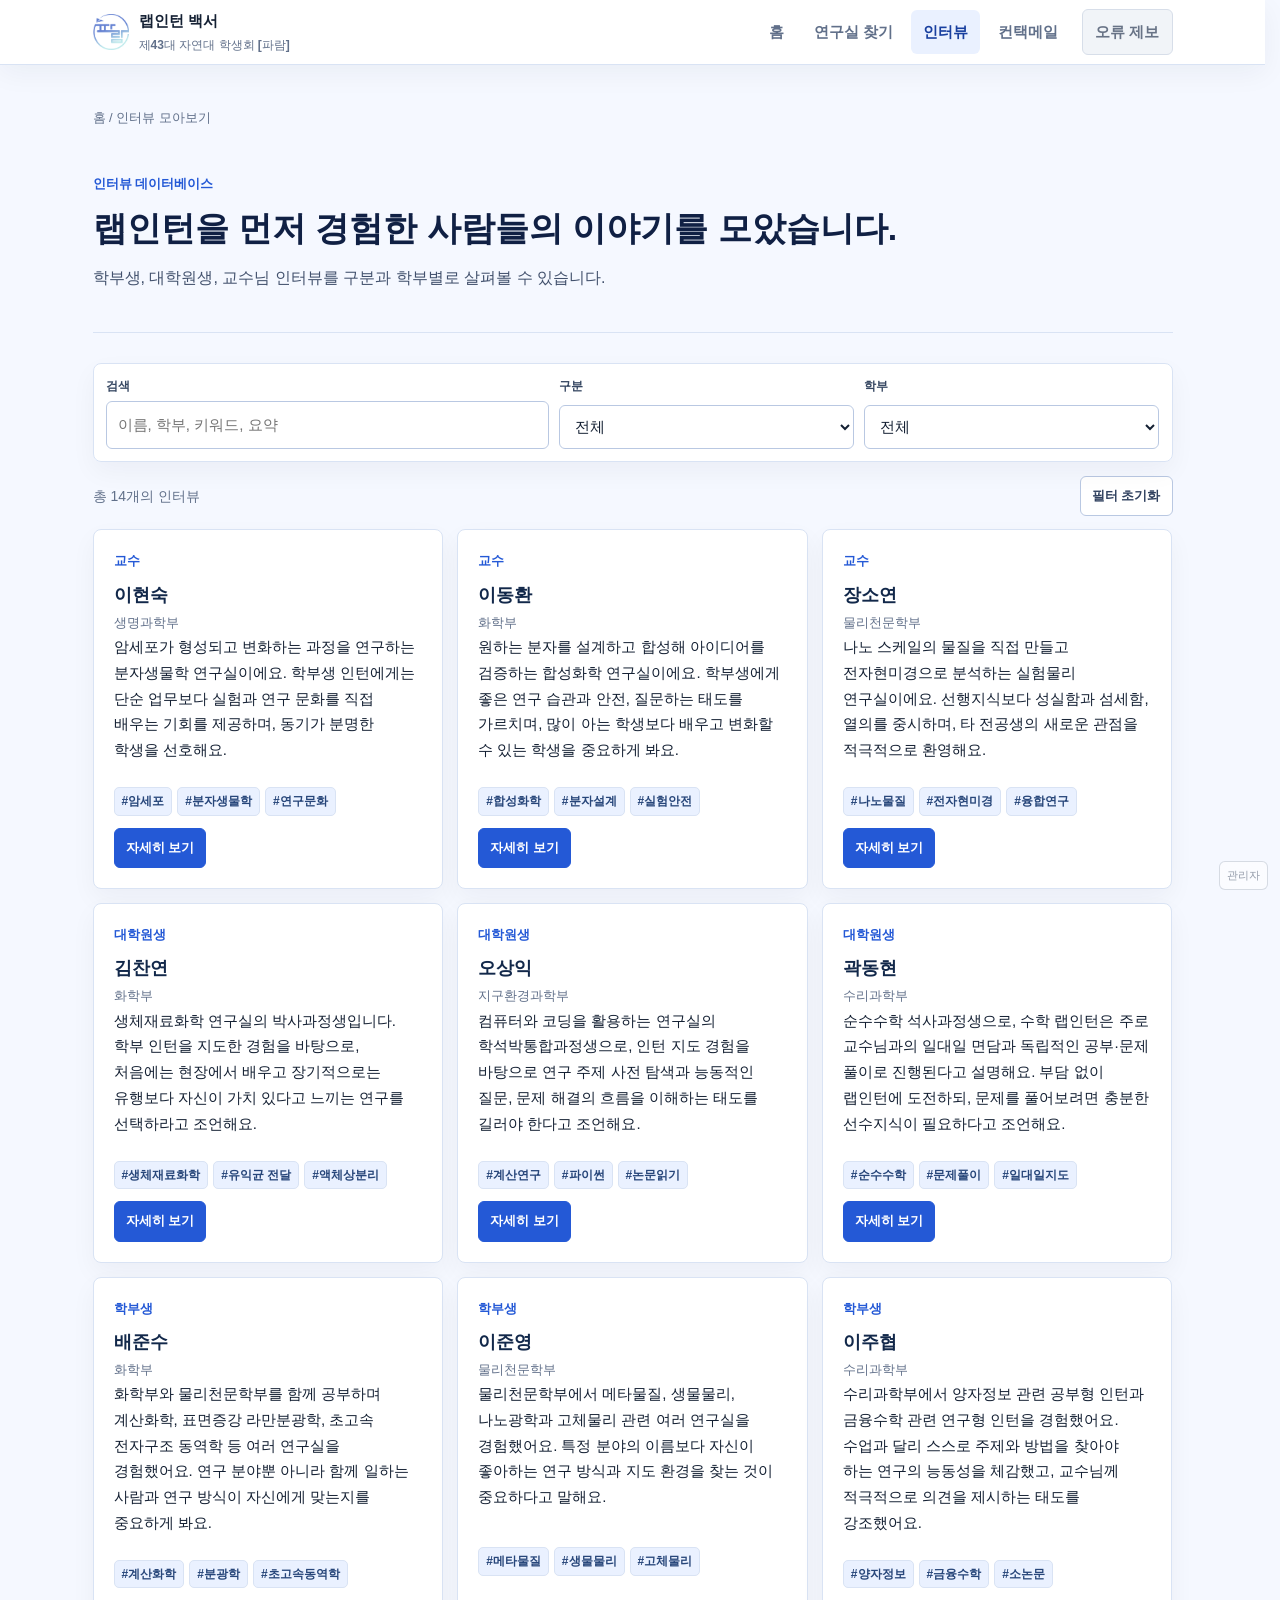
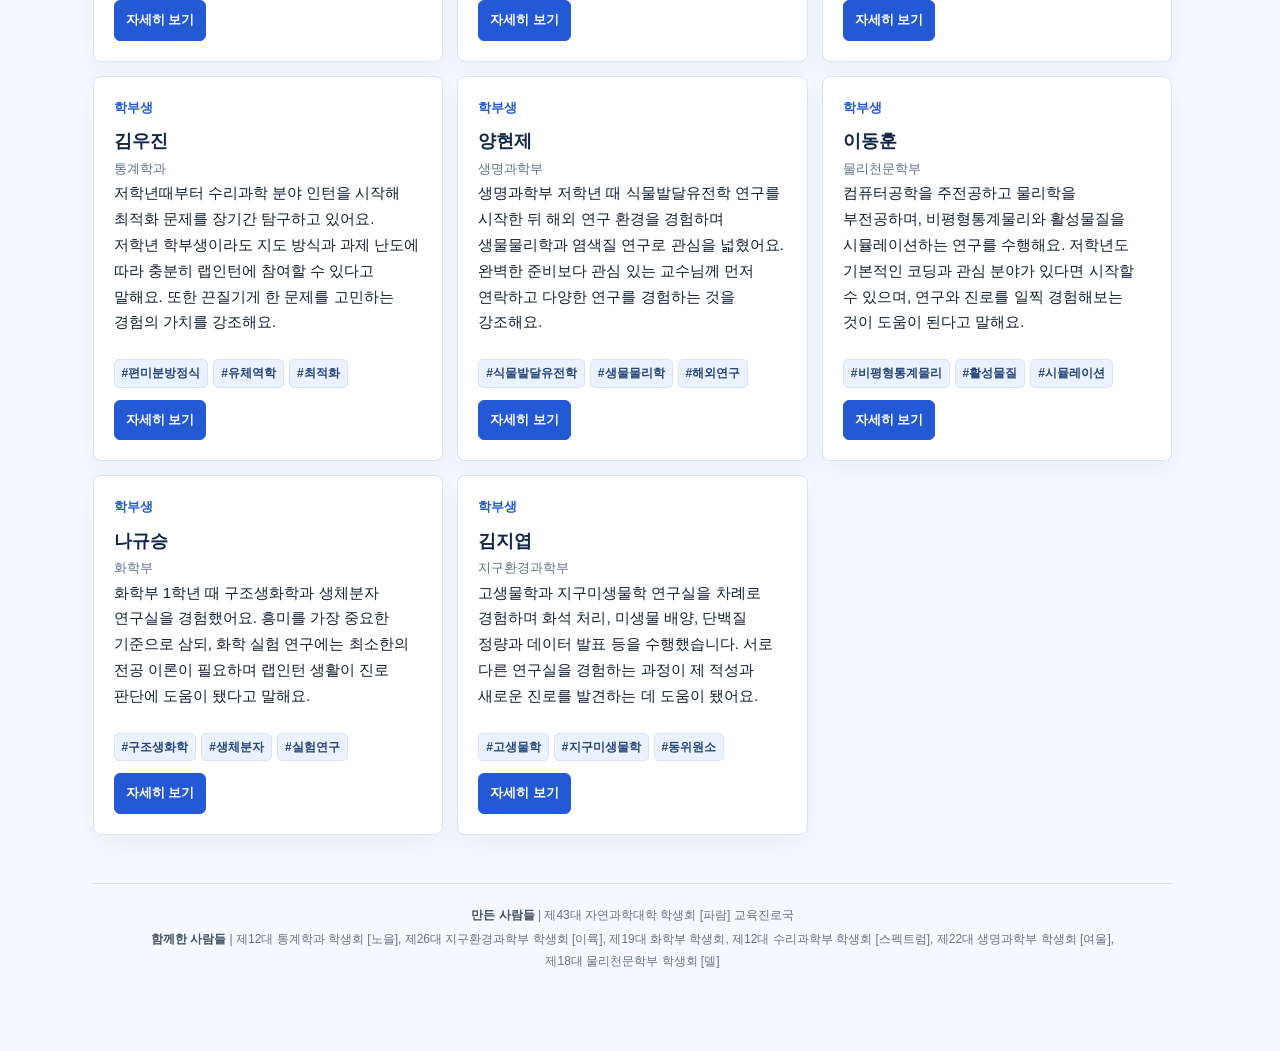
<file: interviews.html>
<!DOCTYPE html>
<html lang="ko">
  <head>
    <meta charset="UTF-8">
    <meta name="viewport" content="width=device-width, initial-scale=1.0">
    <title>인터뷰 모아보기</title>
    <meta name="robots" content="noindex">
    <link rel="stylesheet" href="sigape.css">
    <link rel="icon" type="image/png" href="logo.png">
    <script src="site-config.js"></script>
    <script src="site-data.js"></script>
  </head>
  <body>
    <header class="site-header">
      <nav class="nav">
        <div class="brand">
          <a class="brand-logo-link" href="#" data-config-url="NOTION_URL" target="_blank" rel="noopener noreferrer" aria-label="자연대 학생회 노션">
            <img class="brand-logo" src="logo.png" alt="파람 로고">
          </a>
          <span class="brand-text">
            <a class="brand-main" href="index.html">랩인턴 백서</a>
            <a class="brand-sub" href="#" data-config-url="NOTION_URL" target="_blank" rel="noopener noreferrer">제43대 자연대 학생회 [파람]</a>
          </span>
        </div>
        <div class="menu">
          <a href="index.html">홈</a>
          <a href="labs.html">연구실 찾기</a>
          <a href="interviews.html" aria-current="page">인터뷰</a>
          <a href="contact-mail.html">컨택메일</a>
          <a class="menu-report" href="#" data-config-url="ERROR_FORM_URL" target="_blank" rel="noopener noreferrer">오류 제보</a>
        </div>
      </nav>
    </header>
    <main class="page">
      <p class="breadcrumb"><a href="index.html">홈</a> / 인터뷰 모아보기</p>
      <section class="hero">
        <p class="eyebrow">인터뷰 데이터베이스</p>
        <h1>랩인턴을 먼저 경험한 사람들의 이야기를 모았습니다.</h1>
        <p class="lead">학부생, 대학원생, 교수님 인터뷰를 구분과 학부별로 살펴볼 수 있습니다. </p>
      </section>
      <section class="section toolbar">
        <div class="toolbar-grid">
          <div class="field">
            <label for="searchInput">검색</label>
            <input id="searchInput" type="search" placeholder="이름, 학부, 키워드, 요약">
          </div>
          <div class="field">
            <label for="roleFilter">구분</label>
            <select id="roleFilter">
              <option value="all">전체</option>
            </select>
          </div>
          <div class="field">
            <label for="deptFilter">학부</label>
            <select id="deptFilter">
              <option value="all">전체</option>
            </select>
          </div>
        </div>
      </section>
      <section class="summary-row">
        <div id="resultCount">인터뷰를 불러오는 중입니다.</div>
        <button class="btn" type="button" id="resetButton">필터 초기화</button>
      </section>
      <section class="state" id="loadingState">인터뷰 정보를 불러오는 중입니다.</section>
      <section class="state error hidden" id="errorState"></section>
      <section class="cards" id="gallery"></section>
      <section class="state hidden" id="emptyState">조건에 맞는 결과가 없습니다. 검색어를 줄이거나 다른 학부를 선택해 주세요.</section>
      <footer class="footer compact-credit-footer">
        <p><strong>만든 사람들</strong> | 제43대 자연과학대학 학생회 [파람] 교육진로국</p>
        <p><strong>함께한 사람들</strong> | 제12대 통계학과 학생회 [노을], 제26대 지구환경과학부 학생회 [이륙], 제19대 화학부 학생회, 제12대 수리과학부 학생회 [스펙트럼], 제22대 생명과학부 학생회 [여울], 제18대 물리천문학부 학생회 [델]</p>
      </footer>
      <div class="modal-backdrop" id="modalBackdrop" role="dialog" aria-modal="true" aria-hidden="true">
        <article class="modal">
          <div class="modal-head">
            <div>
              <h2 id="modalName">인터뷰</h2>
              <div class="small" id="modalMeta"></div>
            </div>
            <button class="close-btn" type="button" id="closeModal" aria-label="닫기">×</button>
          </div>
          <div class="modal-body" id="modalBody"></div>
        </article>
      </div>
    </main>
    <script>
      const DATA_REQUIRED_MESSAGE = "관리자 페이지에서 파일을 업로드해주세요.";
      let interviews = [],
        currentRole = "all",
        currentDept = "all";
      const defaultQuestions = ["랩인턴을 하게 된 계기는 무엇인가요?", "컨택 또는 선발 과정에서 중요했던 점은 무엇인가요?", "실제로 어떤 일을 했나요?",
        "미리 준비하면 좋은 것은 무엇인가요?", "랩인턴을 고민하는 학부생에게 해주고 싶은 조언은 무엇인가요?"
      ];
      const $ = id => document.getElementById(id);

      function safe(v, f = "") {
        const t = v == null ? "" : String(v).trim();
        return t || f
      }

      function esc(v) {
        return String(v).replace(/[&<>"']/g, c => ({
          "&": "&amp;",
          "<": "&lt;",
          ">": "&gt;",
          '"': "&quot;",
          "'": "&#039;"
        } [c]))
      }

      function tags(v) {
        return v ? String(v).split(/[,，#\/|]/).map(x => x.trim()).filter(Boolean) : []
      }

      function unique(items) {
        return [...new Set(items.filter(Boolean))].sort((a, b) => a.localeCompare(b, "ko"))
      }

      function normalizeDept(value) {
        const text = safe(value, "미분류");
        const order = ["수리과학부", "통계학과", "물리천문학부", "화학부", "생명과학부", "지구환경과학부"];
        return order.find(dept => text.includes(dept)) || text
      }

      function normalize(r) {
        return {
          name: safe(r.이름, "이름 미입력"),
          role: safe(r.구분, "미분류"),
          dept: normalizeDept(r.학부),
          keywords: tags(r.키워드),
          summary: safe(r.요약, "요약이 아직 입력되지 않았습니다."),
          overview: safe(r.소개 || r.개요 || r.요약, "인터뷰 소개가 아직 입력되지 않았습니다."),
          qa: Array.from({
            length: 10
          }, (_, i) => ({
            q: safe(r["질문" + (i + 1)], ""),
            a: safe(r["답변" + (i + 1)], "")
          })).filter(x => x.q || x.a),
          advice: safe(r.한마디 || r.한줄조언, "인터뷰 조언을 입력해주세요.")
        }
      }

      function renderOptions() {
        const roles = unique(interviews.map(i => i.role));
        const depts = unique(interviews.map(i => i.dept));
        $("roleFilter").innerHTML = '<option value="all">전체</option>' + roles.map(r => '<option value="' +
          esc(r) + '">' + esc(r) + '</option>').join("");
        $("deptFilter").innerHTML = '<option value="all">전체</option>' + depts.map(d => '<option value="' +
          esc(d) + '">' + esc(d) + '</option>').join("")
      }

      function filteredInterviews() {
        const q = $("searchInput").value.trim().toLowerCase();
        return interviews.filter(i => {
          const hay = [i.name, i.role, i.dept, i.summary, i.overview, i.advice, ...i.keywords, ...i.qa
            .flatMap(x => [x.q, x.a])
          ].join(" ").toLowerCase();
          return (!q || hay.includes(q)) && (currentRole === "all" || i.role === currentRole) && (
            currentDept === "all" || i.dept === currentDept)
        })
      }

      function render() {
        const list = filteredInterviews();
        $("resultCount").textContent = "총 " + list.length + "개의 인터뷰";
        $("emptyState").classList.toggle("hidden", list.length !== 0);
        $("gallery").innerHTML = list.map((item, index) => {
          const tagHtml = item.keywords.slice(0, 4).map(k => '<span class="tag">#' + esc(k) +
            '</span>').join("");
          return '<article class="card interview-card"><p class="eyebrow">' + esc(item.role) +
            '</p><h2 class="card-title">' + esc(item.name) + '</h2><div class="meta">' + esc(item
              .dept) + '</div><p>' + esc(item.summary) + '</p><div class="tags">' + tagHtml +
            '</div><div class="card-actions"><button class="btn primary" type="button" data-interview-index="' +
            index + '">자세히 보기</button></div></article>'
        }).join("");
        document.querySelectorAll("[data-interview-index]").forEach(btn => btn.addEventListener("click",
        () => openModal(list[Number(btn.dataset.interviewIndex)])))
      }

      function openModal(item) {
        if (!item) return;
        $("modalName").textContent = item.name;
        $("modalMeta").textContent = item.role + " · " + item.dept;
        const qa = item.qa.length ? item.qa : [];
        const tagHtml = item.keywords.length ? '<div class="tags">' + item.keywords.map(k =>
          '<span class="tag">#' + esc(k) + '</span>').join("") + '</div>' : "";
        const qaHtml = qa.map((x, i) => '<details ' + (i === 0 ? 'open' : '') + '><summary>Q. ' + esc(x
            .q || defaultQuestions[i] || "질문") + '</summary><p>' + esc(x.a || "답변이 아직 입력되지 않았습니다.") +
          '</p></details>').join("");
        $("modalBody").innerHTML = '<section class="modal-summary"><p>' + esc(item.overview) + '</p>' +
          tagHtml + '</section>' + qaHtml + '<section class="panel soft modal-advice"><h3>한줄 조언</h3><p>' +
          esc(item.advice) + '</p></section>';
        $("modalBackdrop").classList.add("active");
        $("modalBackdrop").setAttribute("aria-hidden", "false")
      }

      function closeModal() {
        $("modalBackdrop").classList.remove("active");
        $("modalBackdrop").setAttribute("aria-hidden", "true")
      }

      function showDataRequired() {
        interviews = [];
        $("resultCount").textContent = "데이터가 아직 업로드되지 않았습니다.";
        $("loadingState").classList.add("hidden");
        $("errorState").textContent = DATA_REQUIRED_MESSAGE;
        $("errorState").classList.remove("hidden");
        renderOptions();
        render();
      }

      function loadData() {
        const rows = window.SITE_DATA && Array.isArray(window.SITE_DATA.interviews) ? window.SITE_DATA
          .interviews : [];
        if (!rows.length) {
          showDataRequired();
          return
        }
        interviews = rows.map(normalize).filter(i => i.name !== "이름 미입력");
        $("loadingState").classList.add("hidden");
        if (!interviews.length) {
          showDataRequired();
          return
        }
        $("errorState").classList.add("hidden");
        renderOptions();
        render()
      }
      $("searchInput").addEventListener("input", render);
      $("roleFilter").addEventListener("change", e => {
        currentRole = e.target.value;
        render()
      });
      $("deptFilter").addEventListener("change", e => {
        currentDept = e.target.value;
        render()
      });
      $("resetButton").addEventListener("click", () => {
        $("searchInput").value = "";
        currentRole = "all";
        currentDept = "all";
        $("roleFilter").value = "all";
        $("deptFilter").value = "all";
        render()
      });
      $("closeModal").addEventListener("click", closeModal);
      $("modalBackdrop").addEventListener("click", e => {
        if (e.target.id === "modalBackdrop") closeModal()
      });
      document.addEventListener("keydown", e => {
        if (e.key === "Escape") closeModal()
      });
      loadData();
    </script>
    <script>
      document.querySelectorAll("[data-config-url]").forEach(function(link) {
        var key = link.getAttribute("data-config-url");
        var url = window.SITE_CONFIG && window.SITE_CONFIG[key];
        if (url) {
          link.href = url
        } else {
          link.hidden = true
        }
      });
    </script>
    <a class="admin-float" href="admin.html" aria-label="관리자 페이지">관리자</a>
  </body>

</html>
</file>
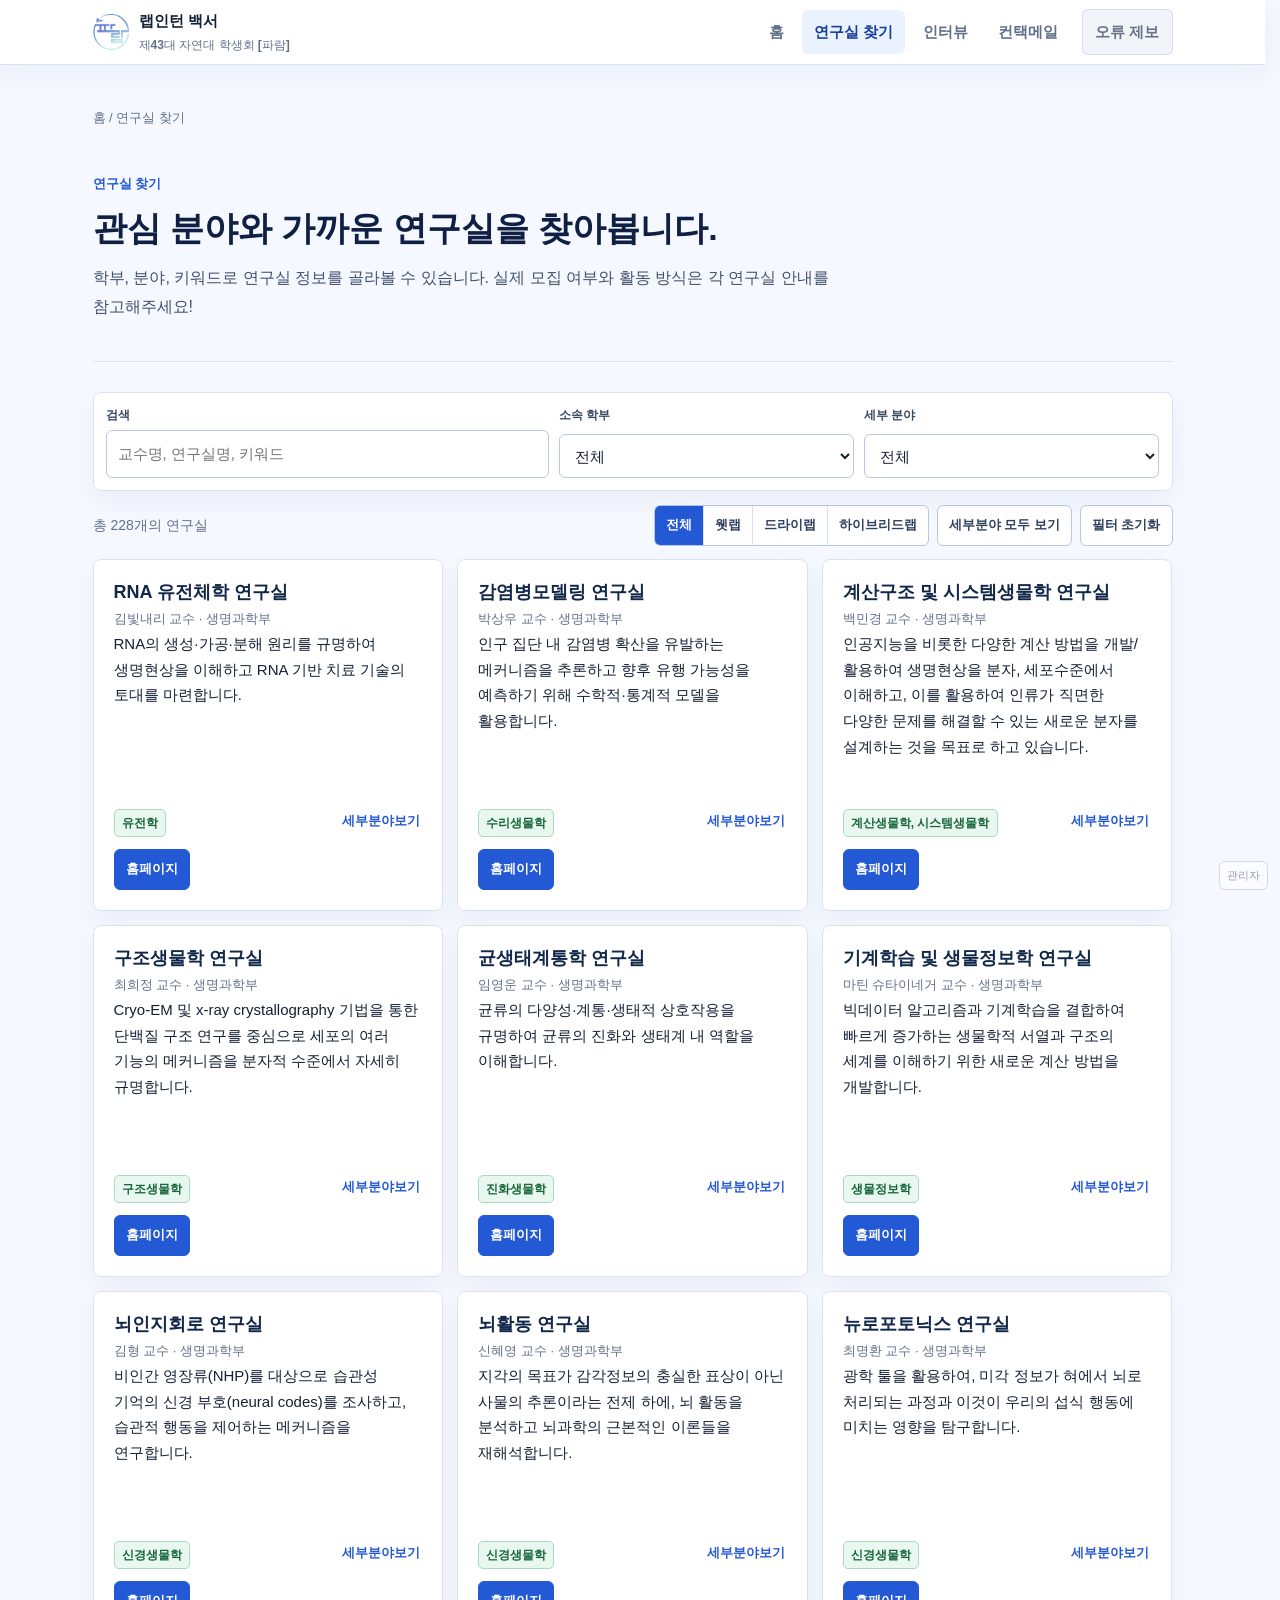
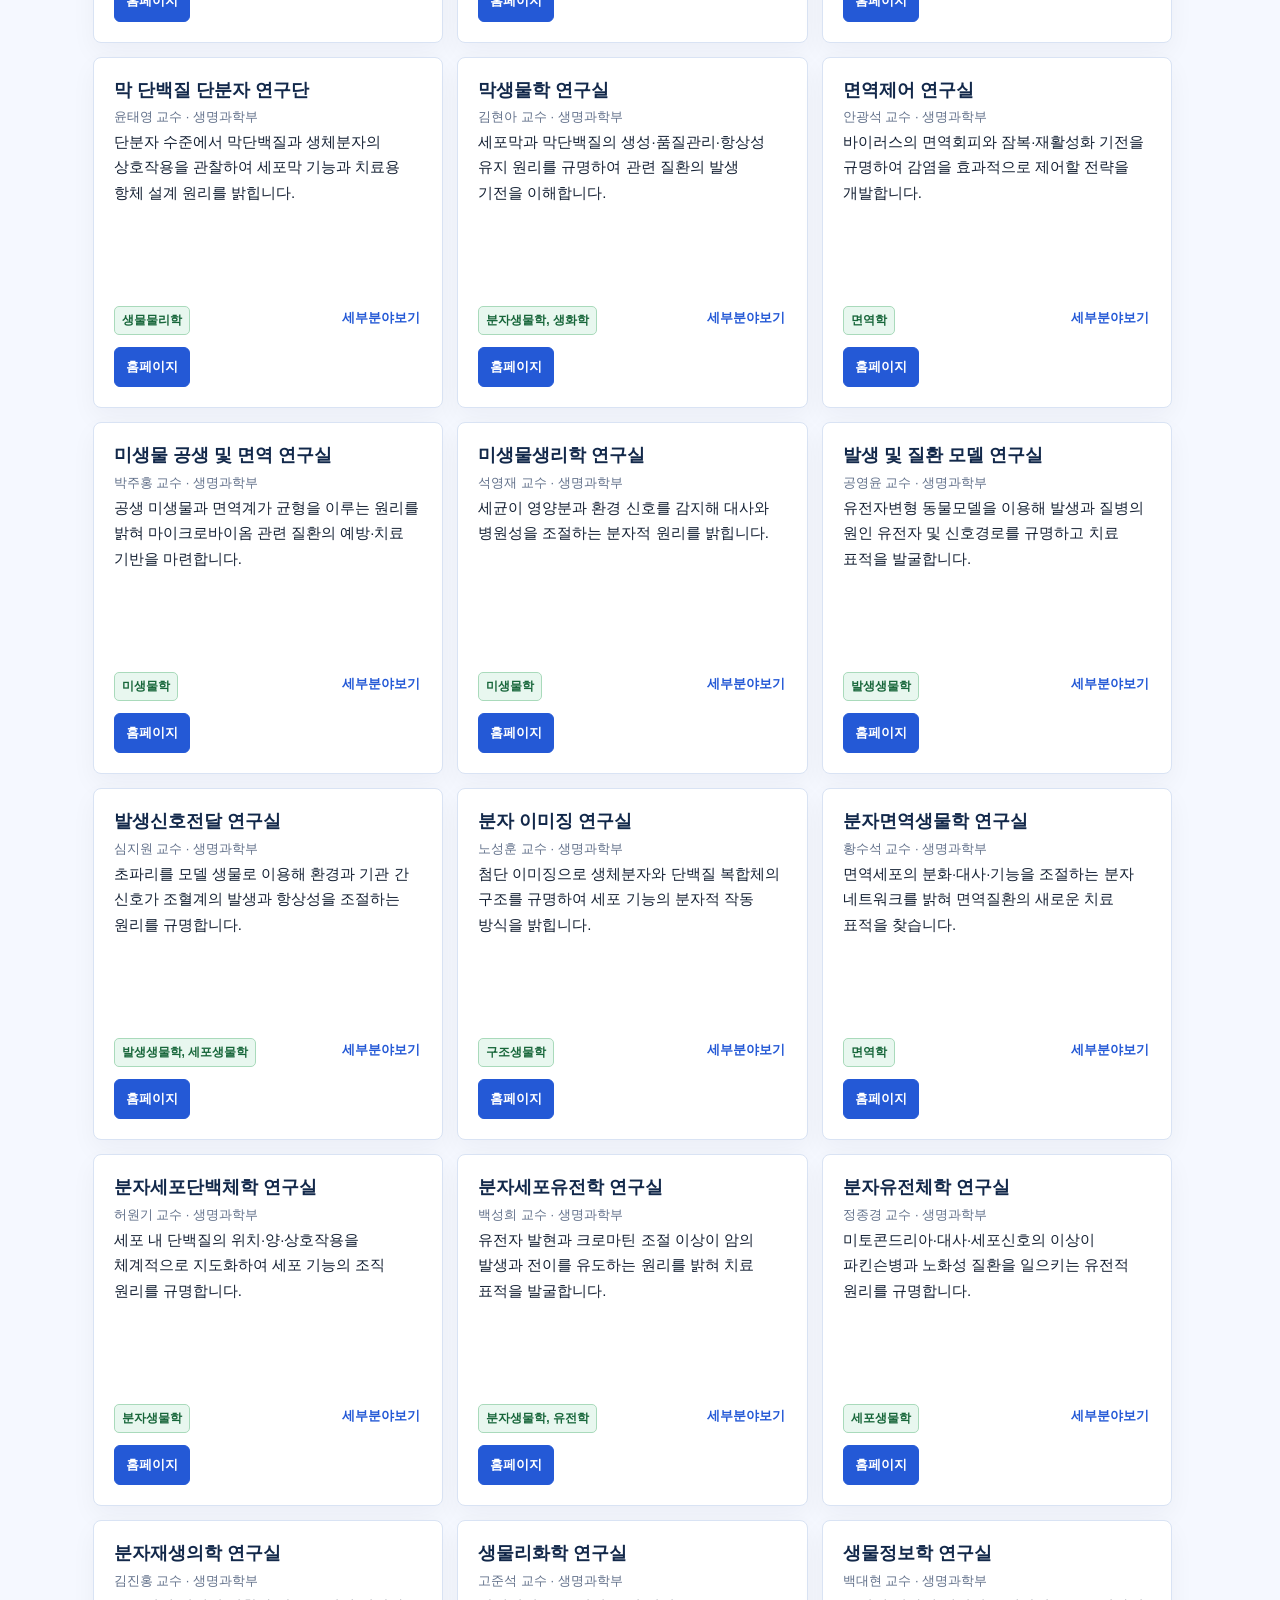
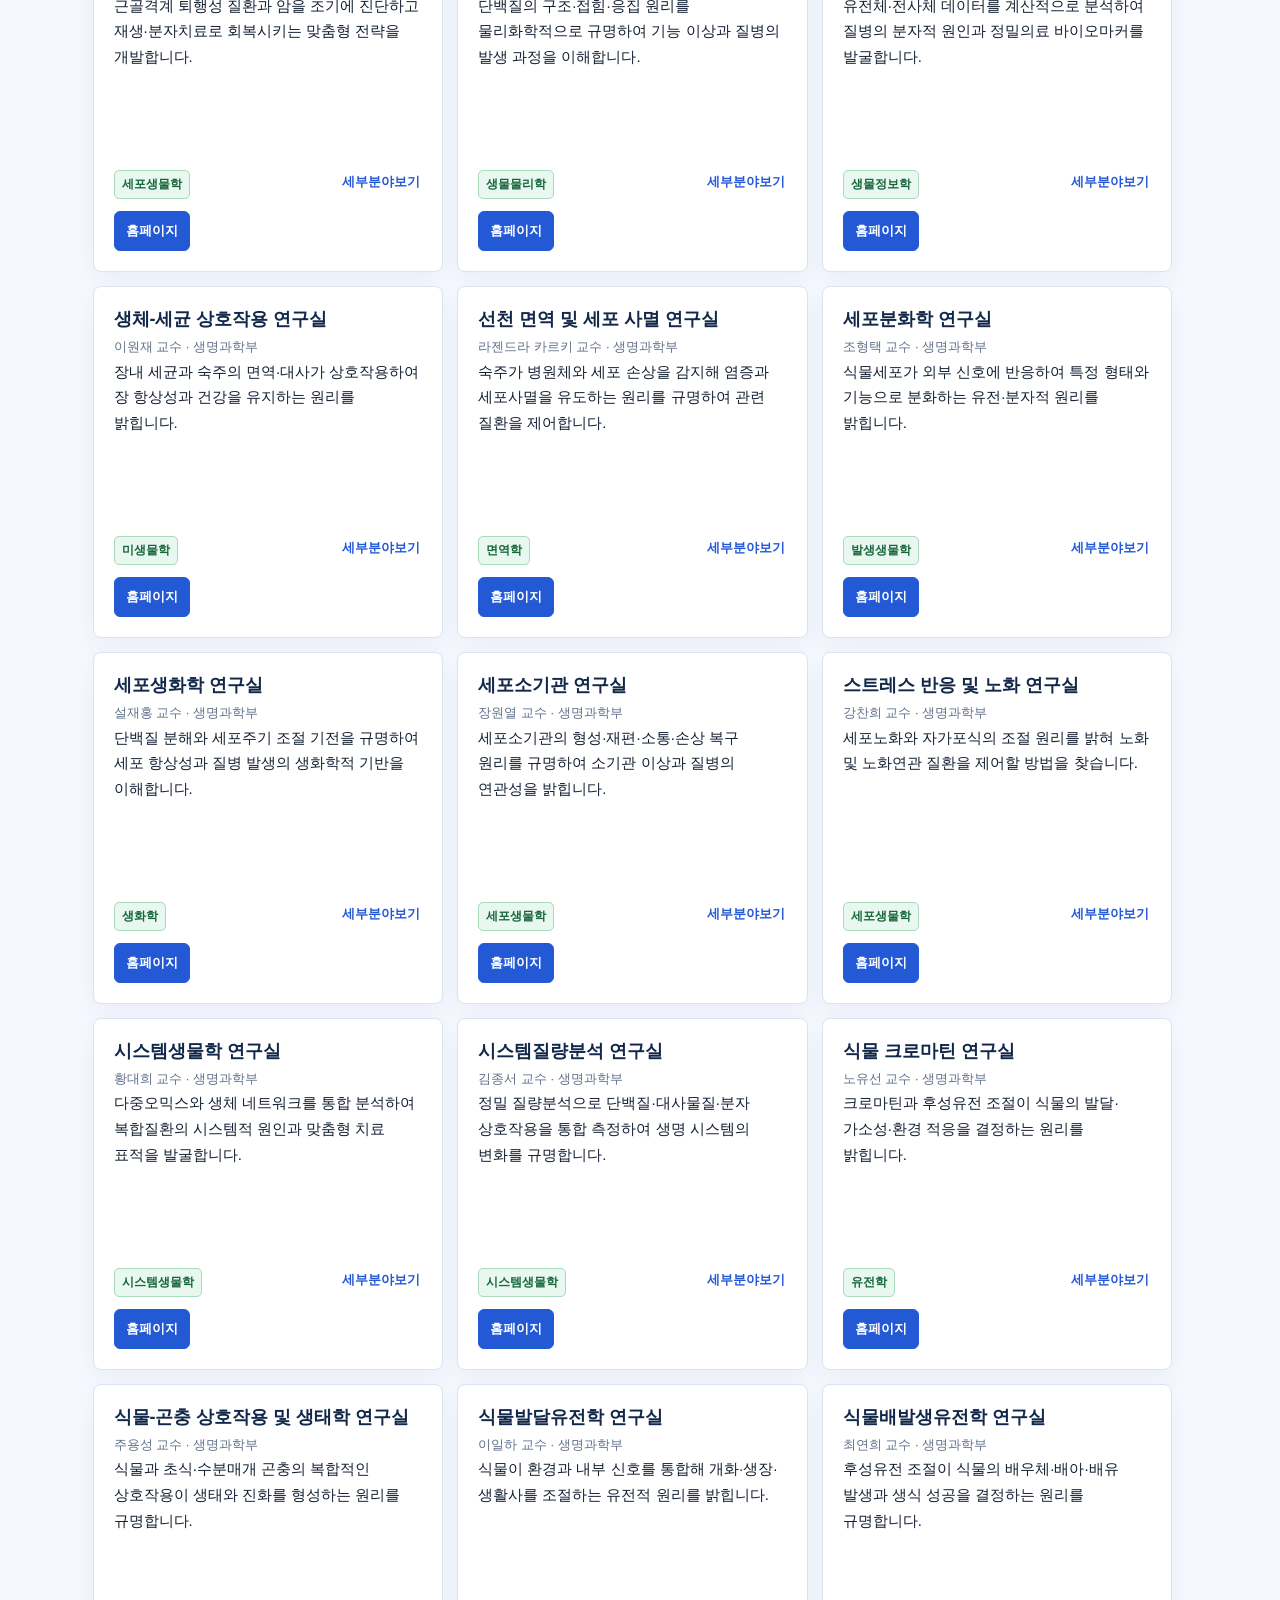
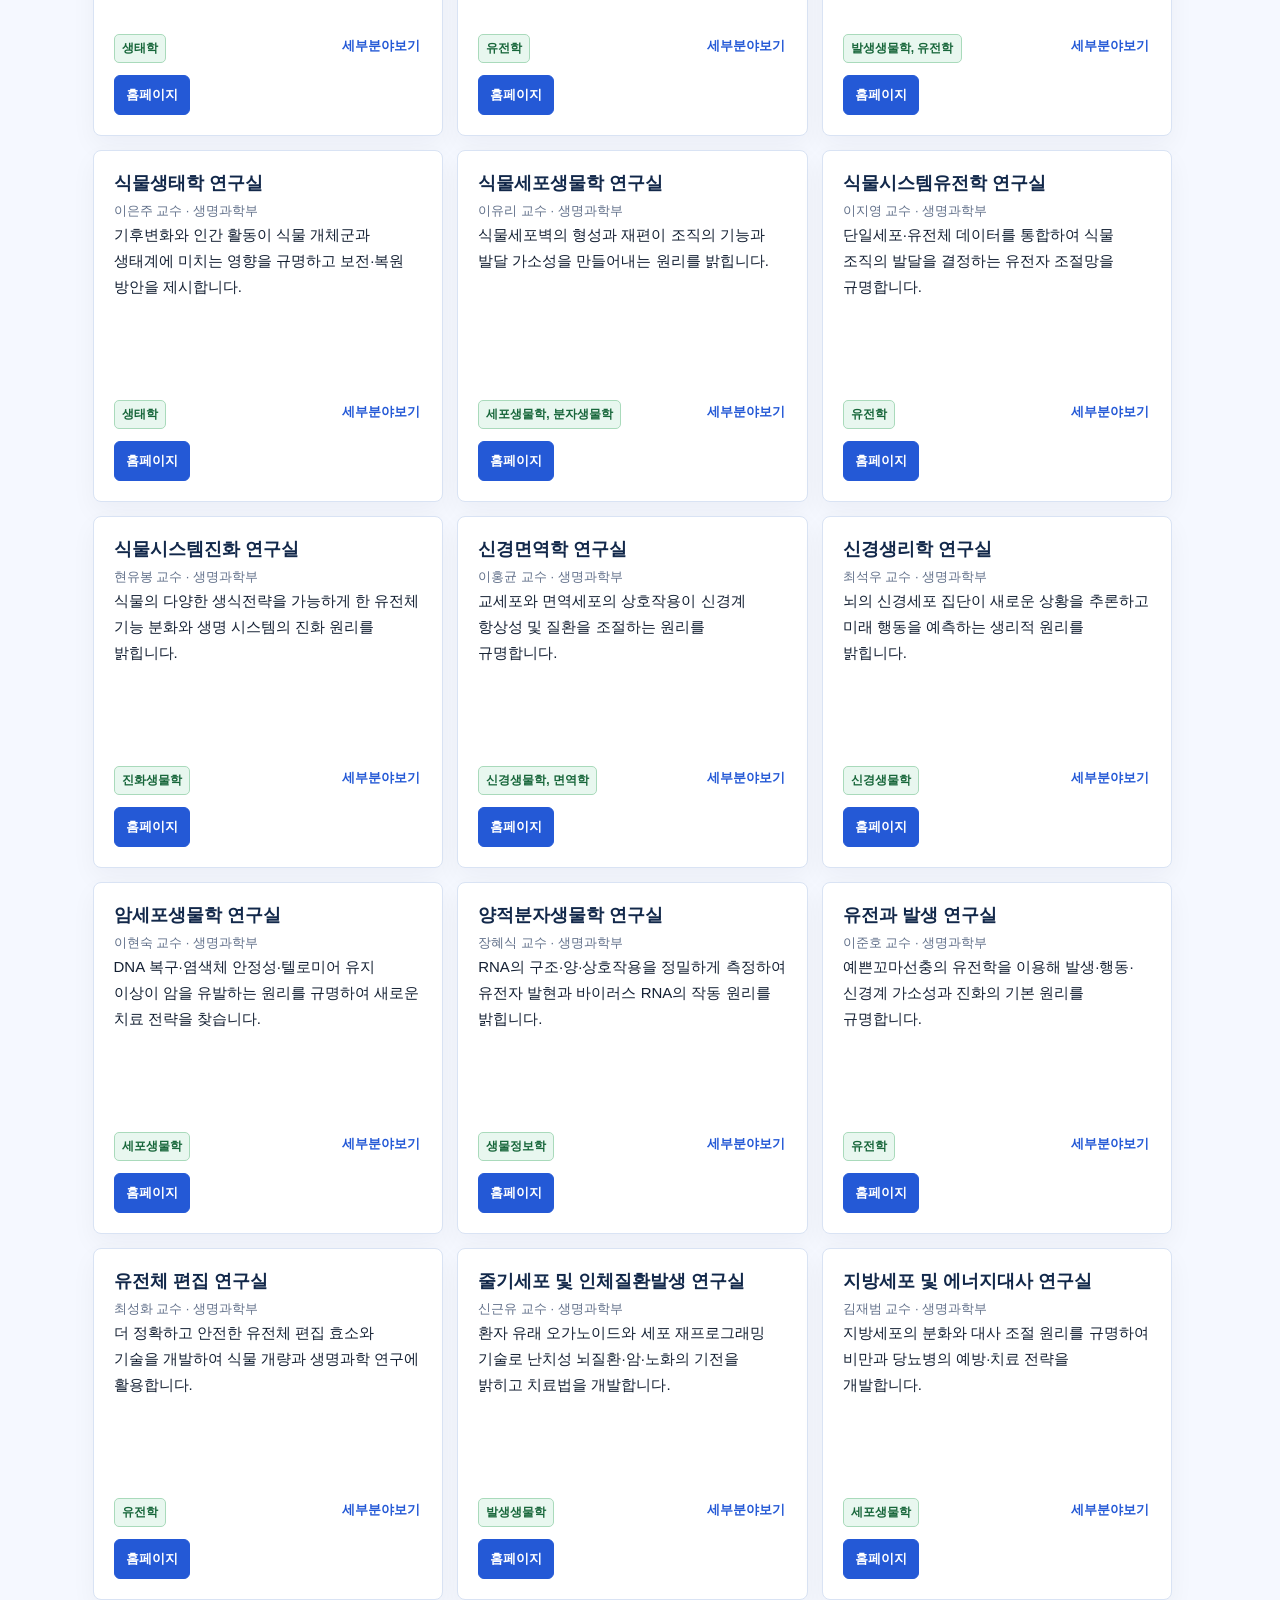
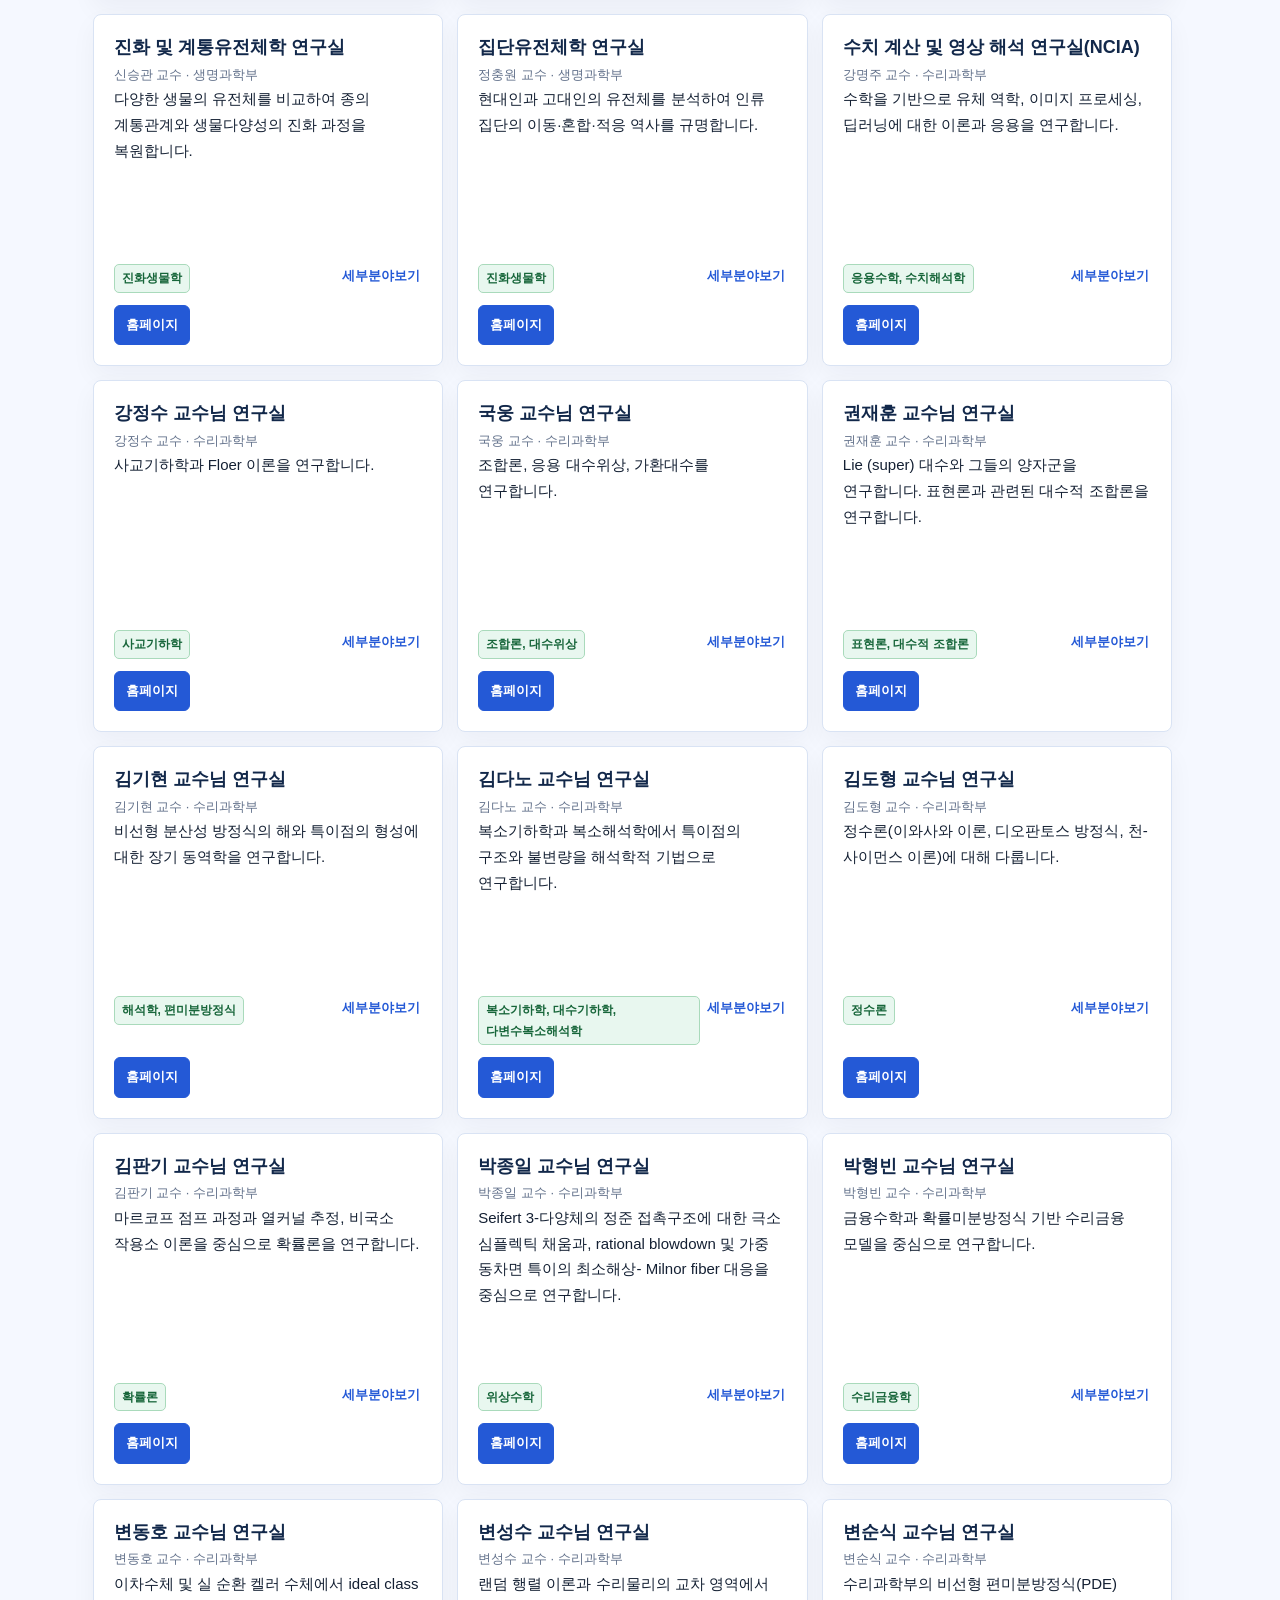
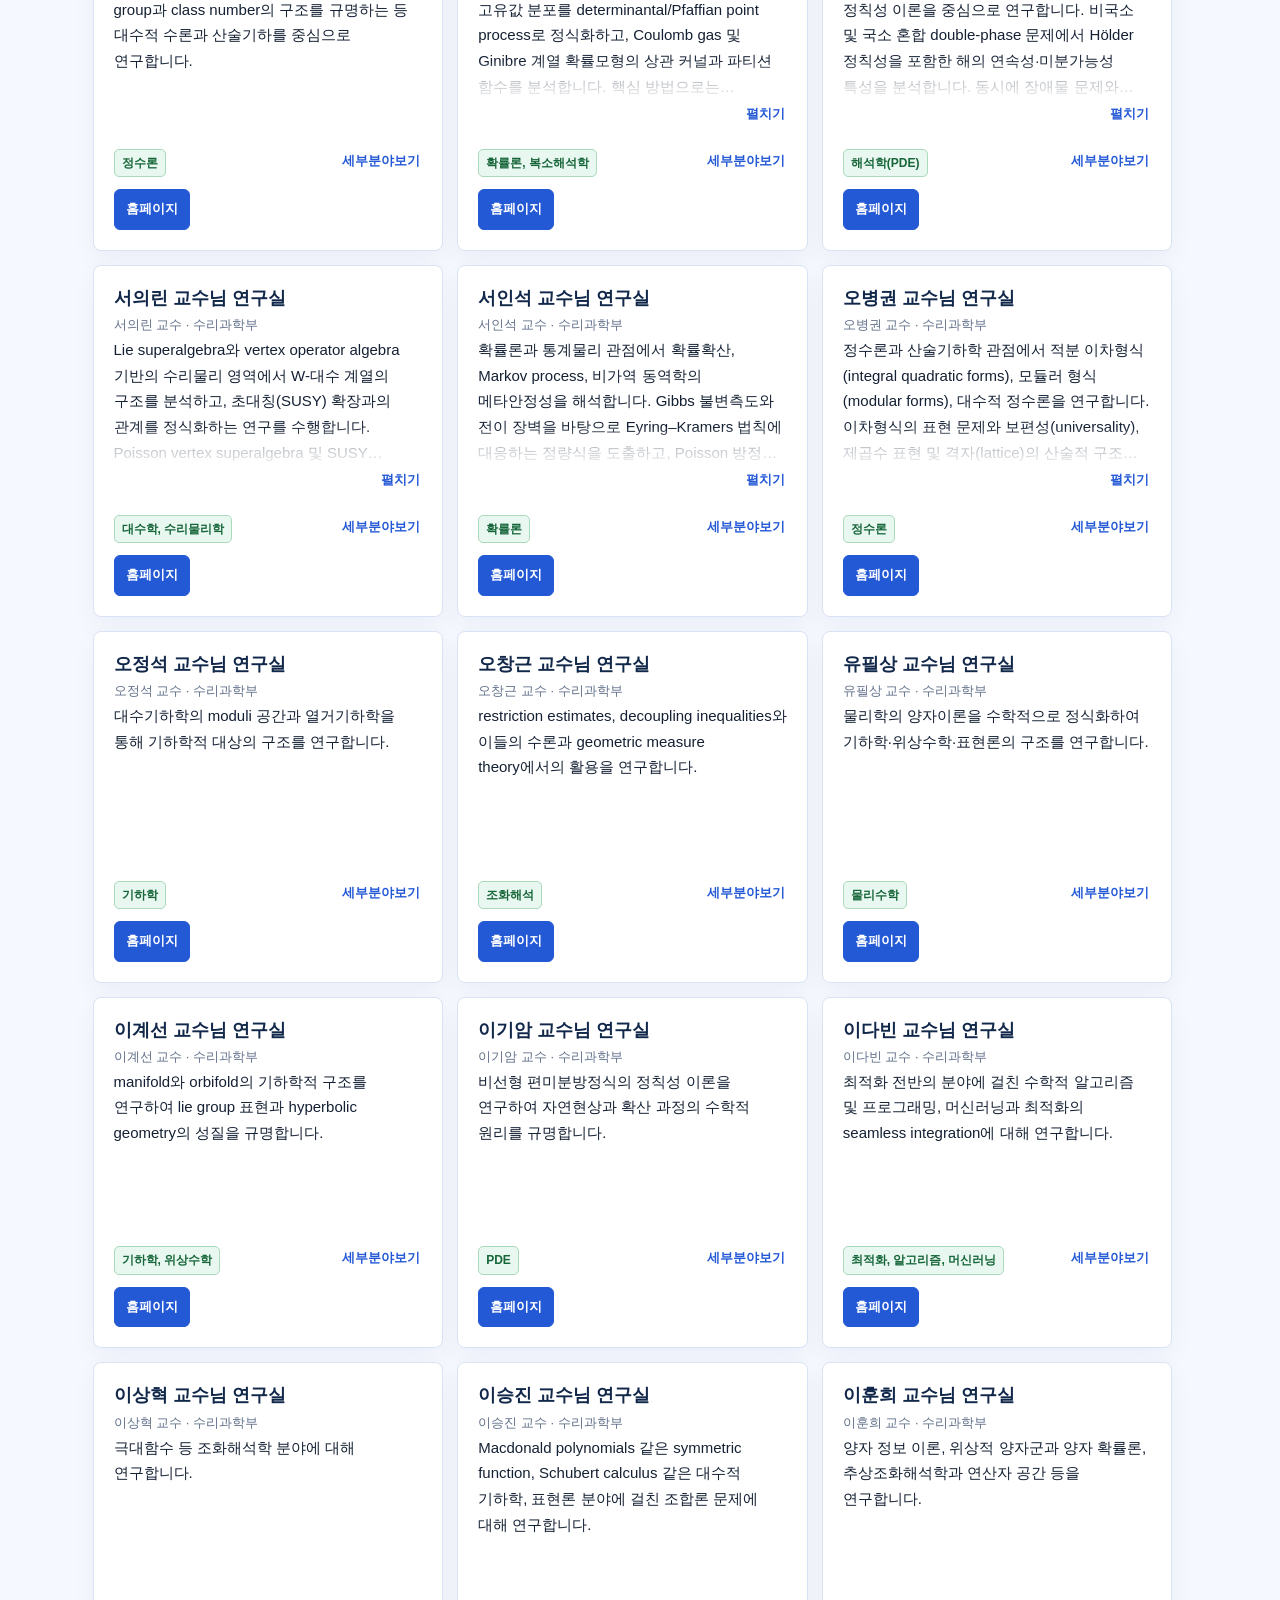
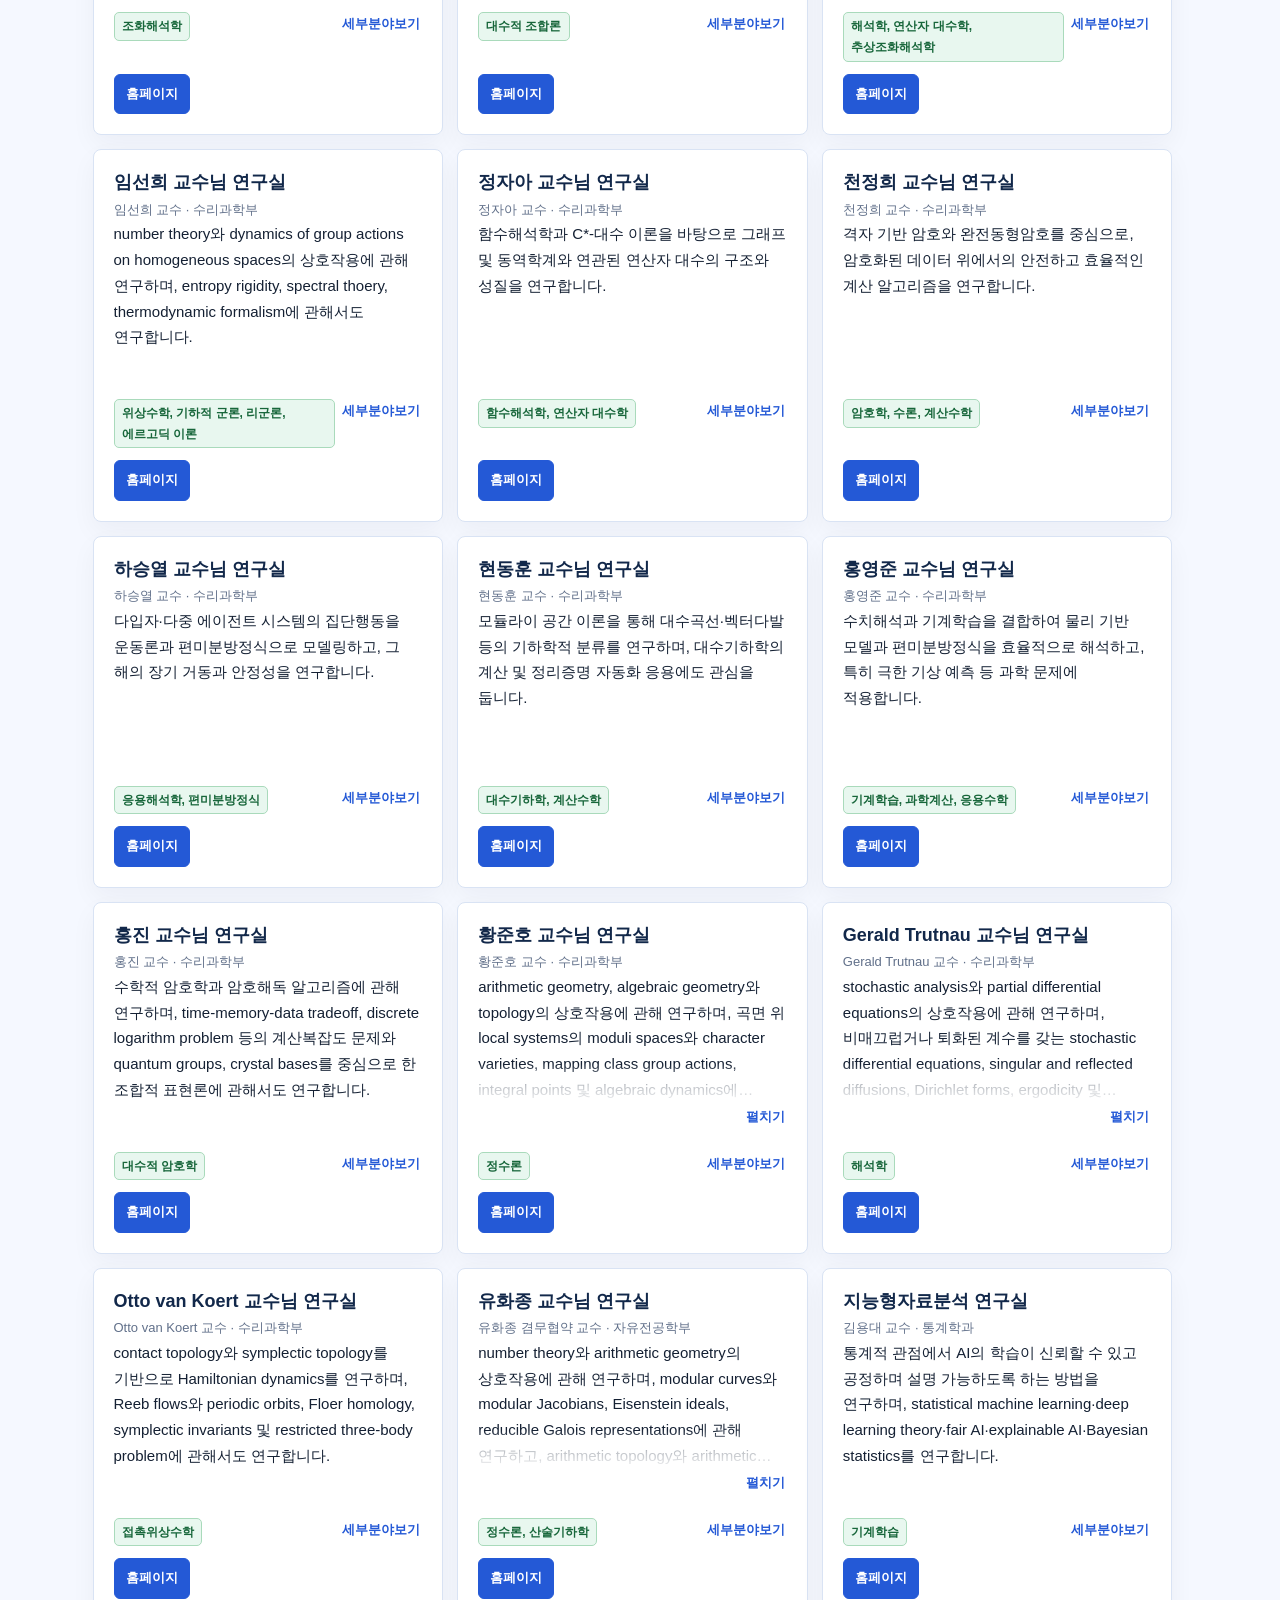
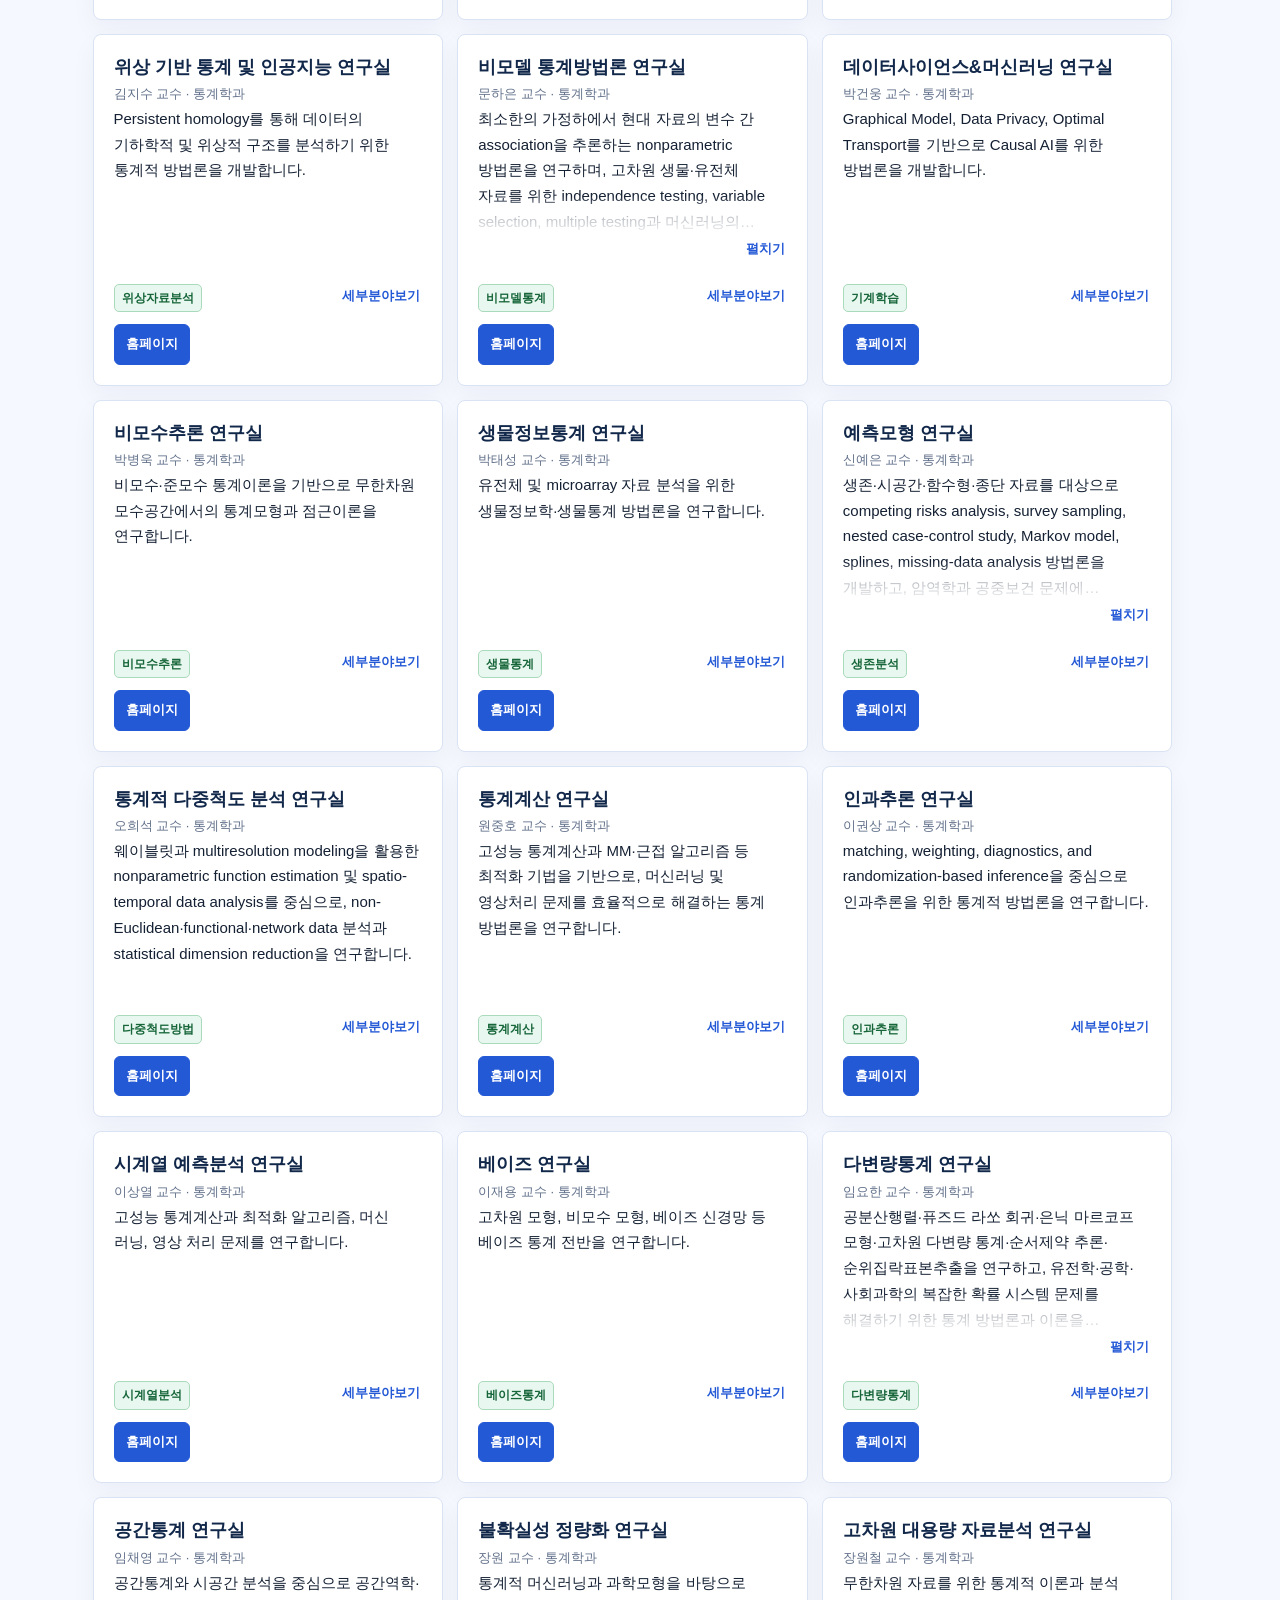
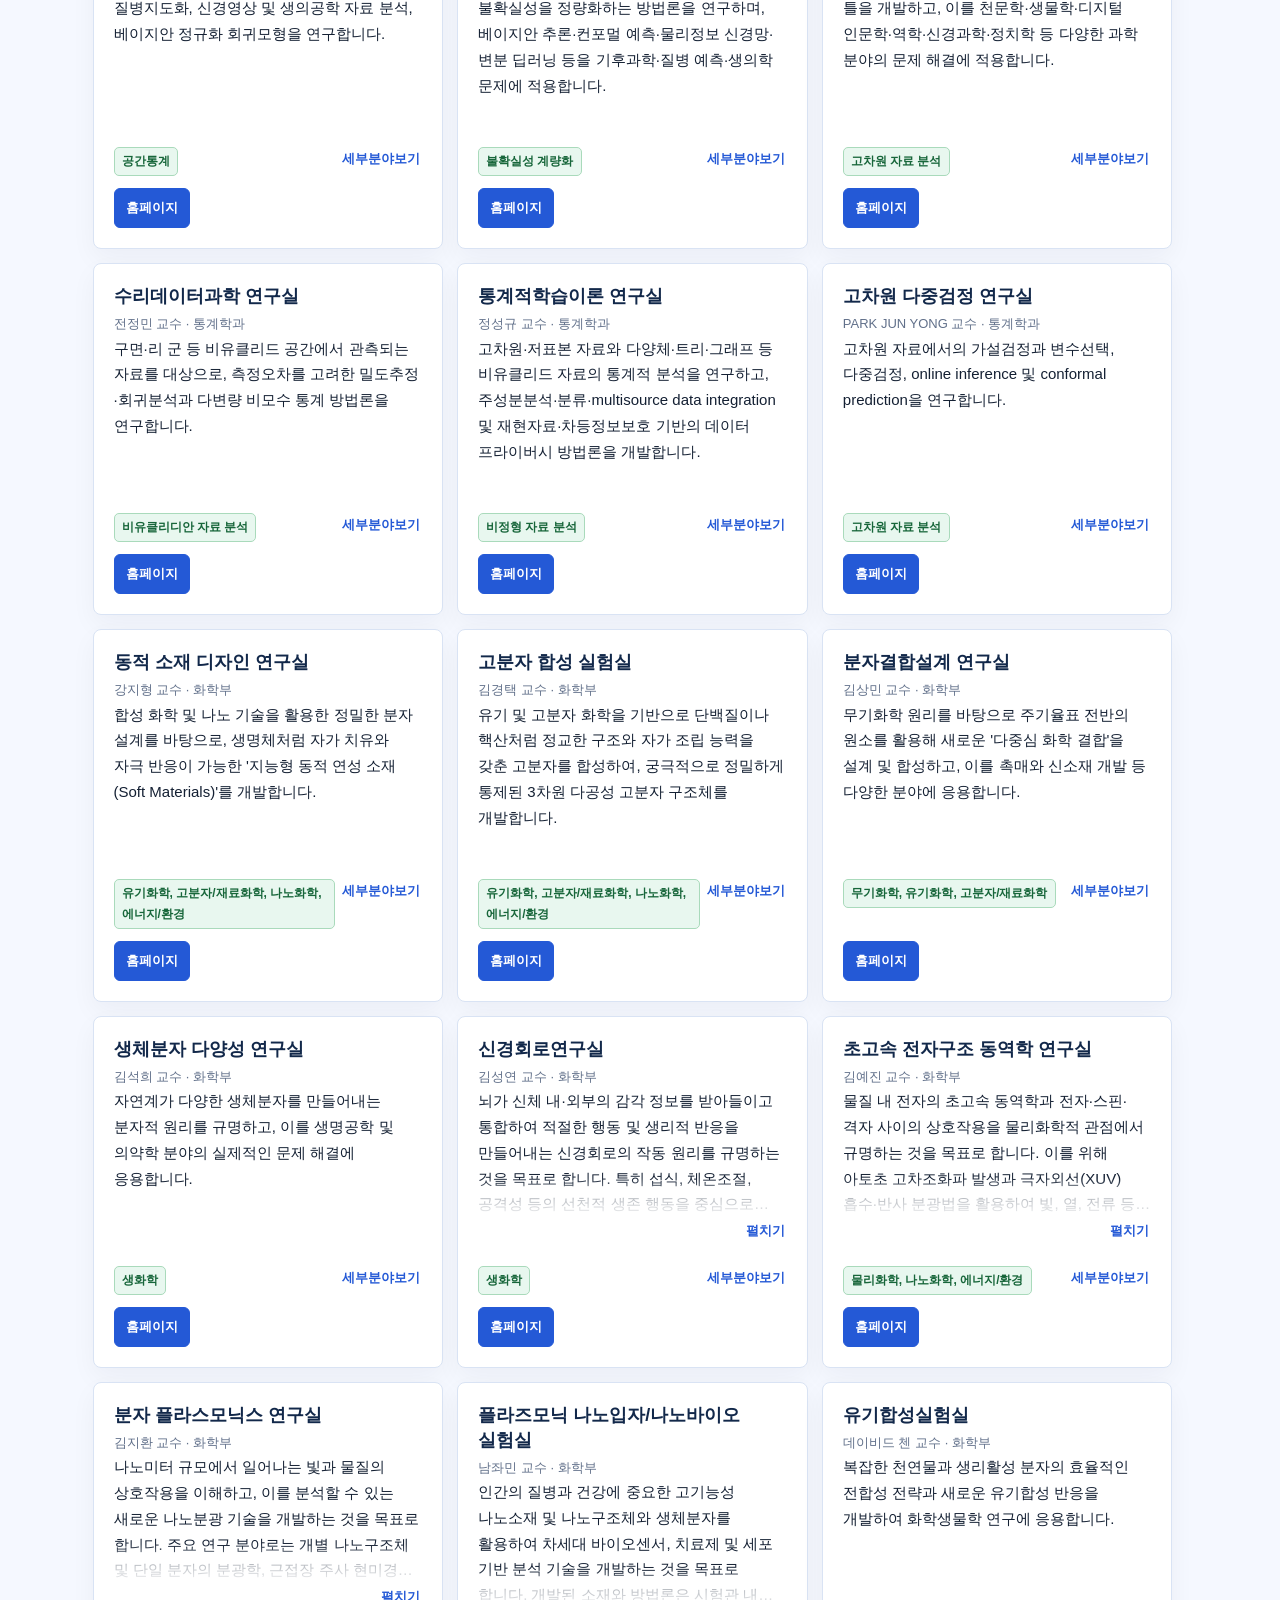
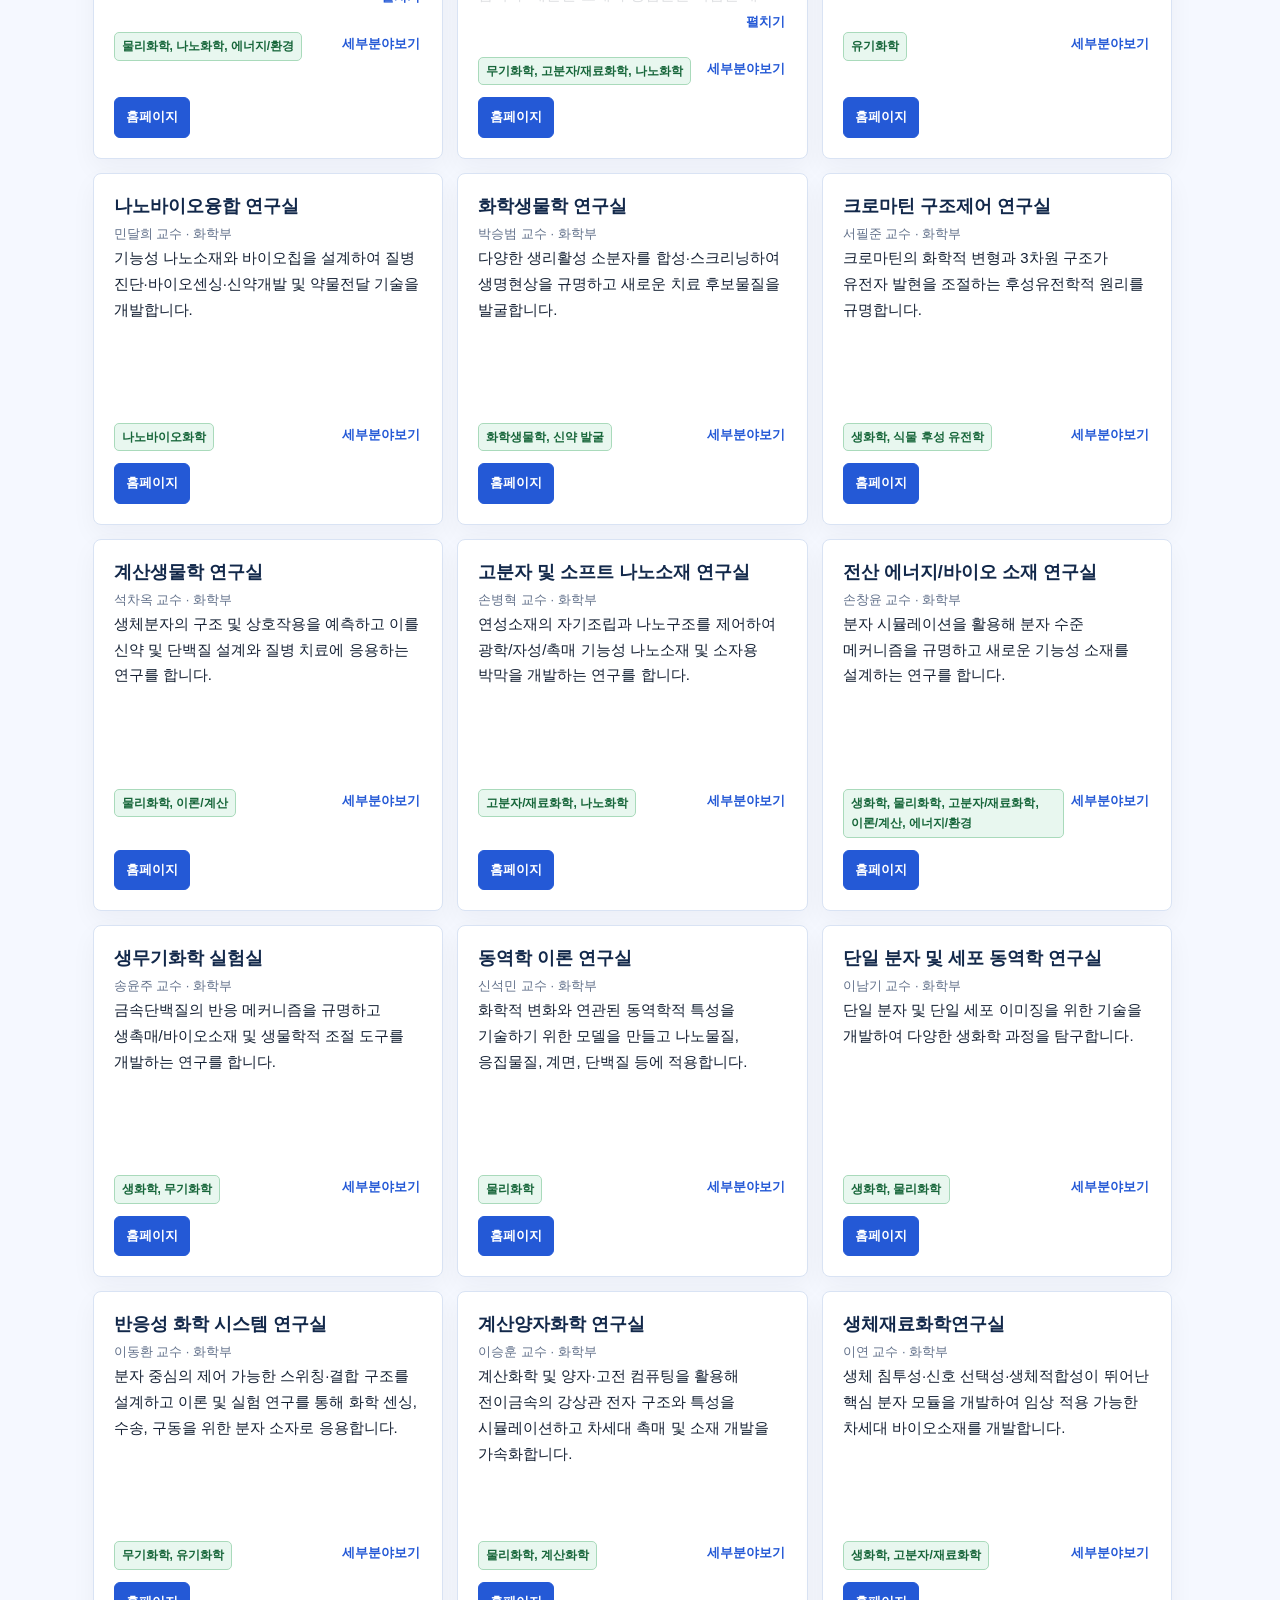
<file: labs.html>
<!DOCTYPE html>
<html lang="ko">
  <head>
    <meta charset="UTF-8">
    <meta name="viewport" content="width=device-width, initial-scale=1.0">
    <title>자연대 연구실 찾기</title>
    <meta name="robots" content="noindex">
    <link rel="stylesheet" href="sigape.css">
    <link rel="icon" type="image/png" href="logo.png">
    <script src="site-config.js"></script>
    <script src="site-data.js"></script>
  </head>
  <body>
    <header class="site-header">
      <nav class="nav">
        <div class="brand">
          <a class="brand-logo-link" href="#" data-config-url="NOTION_URL" target="_blank" rel="noopener noreferrer" aria-label="자연대 학생회 노션">
            <img class="brand-logo" src="logo.png" alt="파람 로고">
          </a>
          <span class="brand-text">
            <a class="brand-main" href="index.html">랩인턴 백서</a>
            <a class="brand-sub" href="#" data-config-url="NOTION_URL" target="_blank" rel="noopener noreferrer">제43대 자연대 학생회 [파람]</a>
          </span>
        </div>
        <div class="menu">
          <a href="index.html">홈</a>
          <a href="labs.html" aria-current="page">연구실 찾기</a>
          <a href="interviews.html">인터뷰</a>
          <a href="contact-mail.html">컨택메일</a>
          <a class="menu-report" href="#" data-config-url="ERROR_FORM_URL" target="_blank" rel="noopener noreferrer">오류 제보</a>
        </div>
      </nav>
    </header>
    <main class="page">
      <p class="breadcrumb"><a href="index.html">홈</a> / 연구실 찾기</p>
      <section class="hero">
        <p class="eyebrow">연구실 찾기</p>
        <h1>관심 분야와 가까운 연구실을 찾아봅니다.</h1>
        <p class="lead">학부, 분야, 키워드로 연구실 정보를 골라볼 수 있습니다. 실제 모집 여부와 활동 방식은 각 연구실 안내를 참고해주세요!</p>
      </section>
      <section class="section toolbar">
        <div class="toolbar-grid">
          <div class="field">
            <label for="searchInput">검색</label>
            <input id="searchInput" type="search" placeholder="교수명, 연구실명, 키워드">
          </div>
          <div class="field">
            <label for="deptFilter">소속 학부</label>
            <select id="deptFilter">
              <option value="all">전체</option>
            </select>
          </div>
          <div class="field">
            <label for="subfieldFilter">세부 분야</label>
            <select id="subfieldFilter">
              <option value="all">전체</option>
            </select>
          </div>
        </div>
      </section>
      <section class="summary-row">
        <div id="resultCount">데이터를 불러오는 중입니다.</div>
        <div class="summary-actions">
          <div class="type-filter" id="typeFilter" role="group" aria-label="실험유형">
            <button class="type-btn is-active" type="button" data-type="all" aria-pressed="true">전체</button>
            <button class="type-btn" type="button" data-type="웻랩" aria-pressed="false">웻랩</button>
            <button class="type-btn" type="button" data-type="드라이랩" aria-pressed="false">드라이랩</button>
            <button class="type-btn" type="button" data-type="하이브리드랩" aria-pressed="false">하이브리드랩</button>
          </div>
          <button class="btn" type="button" id="tagToggleAll" aria-expanded="false">세부분야 모두 보기</button>
          <button class="btn" type="button" id="resetButton">필터 초기화</button>
        </div>
      </section>
      <section class="state" id="loadingState">연구실 정보를 불러오는 중입니다.</section>
      <section class="state error hidden" id="errorState"></section>
      <section class="cards" id="labGrid"></section>
      <section class="state hidden" id="emptyState">조건에 맞는 결과가 없습니다. 검색어를 줄이거나 다른 학부를 선택해 주세요.</section>
      <footer class="footer compact-credit-footer">
        <p><strong>만든 사람들</strong> | 제43대 자연과학대학 학생회 [파람] 교육진로국</p>
        <p><strong>함께한 사람들</strong> | 제12대 통계학과 학생회 [노을], 제26대 지구환경과학부 학생회 [이륙], 제19대 화학부 학생회, 제12대 수리과학부 학생회 [스펙트럼], 제22대 생명과학부 학생회 [여울], 제18대 물리천문학부 학생회 [델]</p>
      </footer>
    </main>
    <script>
      const DATA_REQUIRED_MESSAGE = "관리자 페이지에서 파일을 업로드해주세요.";
      const DEPARTMENT_ORDER = ["수리과학부", "통계학과", "물리천문학부-물리학전공", "물리천문학부-천문학전공", "화학부", "생명과학부", "지구환경과학부", "자유전공학부"];
      let labs = [];
      // 겸직 교수님: 소속학부 칸은 그대로 두고 아래 학부 탭에도 함께 보이게 한다.
      // 값은 그 학부에서 쓸 세부분야. 빈 문자열이면 DB의 세부분야를 그대로 쓴다.
      // 키는 교수 성함(공백 앞부분) 또는 연구실명. 동명이인은 연구실명으로 지정할 것.
      const EXTRA_DEPARTMENTS = {
        "신예은": { "자유전공학부": "" },
        "노유선": { "자유전공학부": "" },
        "김성연": { "생명과학부": "신경생물학" }
      };
      let allTagsOpen = false;
      // 실험유형 필터: "all" | "웻랩" | "드라이랩" | "하이브리드랩"
      let currentType = "all";
      const $ = id => document.getElementById(id);

      function safeText(v, f = "") {
        const t = v == null ? "" : String(v).trim();
        return t || f
      }

      function splitTags(v) {
        return v ? String(v).split(/[,，#\/|]/).map(x => x.trim()).filter(Boolean) : []
      }

      function esc(v) {
        return String(v).replace(/[&<>"']/g, c => ({
          "&": "&amp;",
          "<": "&lt;",
          ">": "&gt;",
          '"': "&quot;",
          "'": "&#039;"
        } [c]))
      }

      function unique(items) {
        return [...new Set(items.filter(Boolean))].sort((a, b) => a.localeCompare(b, "ko"))
      }

      function normalizeUrl(v) {
        const u = safeText(v, "#");
        return !u || u === "#" ? "#" : /^https?:\/\//.test(u) ? u : "https://" + u
      }
      
      const PROFESSOR_TITLE = /(석좌교수|부교수|조교수)/g;

      function normalizeProfessor(v) {
        return safeText(v).replace(PROFESSOR_TITLE, "교수");
      }

      const POSITION_SUFFIX = /(명예교수|교수|강사|연구원|교원)$/;

      function provisionalLabName(professor) {
        const p = safeText(professor);
        if (!p) return "";
        return POSITION_SUFFIX.test(p) ? p + "님 연구실" : p + " 교수님 연구실";
      }

      function normalizeLab(r) {
        const field = safeText(r["한줄설명"] || r["대표연구분야"], "미분류");
        const kw = r["대표연구분야+세부키워드"] || r["세부키워드"] || "";
        const givenName = safeText(r["연구실명"]);
        const professor = normalizeProfessor(r["교수명"]);
        const fallbackName = provisionalLabName(professor);
        const department = safeText(r["소속학부"], "미분류");
        // DB의 '세부분야' 칸으로 분류한다. 화면에는 표시하지 않는 숨은 값.
        const subfield = safeText(r["세부분야"]);
        // DB의 '실험유형' 칸. 노란 태그로 보여주고 상단 버튼으로 거른다.
        const labType = safeText(r["실험유형"]);
        // deptSubfields: 학부마다 어떤 세부분야로 걸릴지. 겸직이면 학부별로 다를 수 있다.
        const deptSubfields = {};
        if (subfield) deptSubfields[department] = subfield;
        const extra = EXTRA_DEPARTMENTS[givenName] || EXTRA_DEPARTMENTS[professor.split(" ")[0]] || {};
        Object.keys(extra).forEach(d => {
          const v = safeText(extra[d]) || subfield;
          if (v) deptSubfields[d] = v;
        });
        return {
          name: givenName || fallbackName || "연구실명 미입력",
          provisional: !givenName && Boolean(fallbackName),
          professor,
          department,
          departments: [...new Set([department, ...Object.keys(extra)])],
          subfield,
          deptSubfields,
          labType,
          field,
          keywords: splitTags(kw),
          description: safeText(r["상세요약"], "상세 요약이 아직 입력되지 않았습니다."),
          homepage: normalizeUrl(r["연구실홈페이지"])
        };
      }

      function searchable(l) {
        return [l.name, l.professor, ...l.departments, l.field, l.labType, l.description, ...l.keywords]
          .join(" ")
          .toLowerCase()
      }

      function renderDepartmentOptions() {
        const actual = unique(labs.flatMap(l => l.departments));
        const list = [...DEPARTMENT_ORDER.filter(d => actual.includes(d)), ...actual.filter(d => !
          DEPARTMENT_ORDER.includes(d))];
        $("deptFilter").innerHTML = '<option value="all">전체</option>' + list.map(d => '<option value="' +
          esc(d) + '">' + esc(d) + '</option>').join("")
      }

      function optionsHtml(fields) {
        return fields.map(f => '<option value="' + esc(f) + '">' + esc(f) + '</option>').join("")
      }

      // 선택한 학부에 실제로 존재하는 세부분야만 목록에 올린다.
      // 데이터에서 직접 뽑으므로 새 분야가 생겨도 코드를 고칠 필요가 없다.
      // 학부를 고르지 않은 상태에서는 어느 학부의 분야인지 알 수 없으므로,
      // <optgroup>으로 학부별로 묶어서 보여준다.
      function renderSubfieldOptions() {
        const d = $("deptFilter").value;
        if (d !== "all") {
          $("subfieldFilter").innerHTML = '<option value="all">전체</option>' +
            optionsHtml(unique(labs.map(l => l.deptSubfields[d])));
          return
        }
        const actual = unique(labs.map(l => l.department));
        const order = [...DEPARTMENT_ORDER.filter(x => actual.includes(x)),
          ...actual.filter(x => !DEPARTMENT_ORDER.includes(x))
        ];
        // 묶음은 주 소속학부를 기준으로 만든다. 겸직 때문에 같은 분야가 두 번 뜨지 않게 하기 위함.
        const groups = order.map(dept => {
          const fields = unique(labs.filter(l => l.department === dept).map(l => l.subfield));
          return fields.length ?
            '<optgroup label="' + esc(dept) + '">' + optionsHtml(fields) + '</optgroup>' : ""
        }).join("");
        $("subfieldFilter").innerHTML = '<option value="all">전체</option>' + groups
      }

      function renderLabs() {
        const q = $("searchInput").value.trim().toLowerCase(),
          d = $("deptFilter").value,
          s = $("subfieldFilter").value;
        const filtered = labs.filter(l => (!q || searchable(l).includes(q)) &&
          (currentType === "all" || l.labType === currentType) &&
          (d === "all" || l.departments.includes(d)) &&
          (s === "all" || (d === "all" ?
            Object.values(l.deptSubfields).includes(s) : l.deptSubfields[d] === s)));
        $("resultCount").textContent = "총 " + filtered.length + "개의 연구실";
        $("emptyState").classList.toggle("hidden", filtered.length !== 0);
        $("labGrid").innerHTML = filtered.map(l => {
          const title = l.provisional ?
            '<span class="provisional-name">' + esc(l.name) + '</span><span class="provisional-badge">가제</span>' :
            esc(l.name);
          const homepage = l.homepage !== "#" ?
            '<a class="btn primary" href="' + esc(l.homepage) + '" target="_blank" rel="noopener noreferrer">홈페이지</a>' :
            '<span class="btn">홈페이지 없음</span>';
          // 초록 대표분야는 항상, 파란 세부키워드는 버튼을 눌러야 보인다.
          const subTags = l.keywords.map(k => '<span class="tag">#' + esc(k) + '</span>').join("") +
            (l.labType ? '<span class="tag type-tag">' + esc(l.labType) + '</span>' : '');
          const tags = '<div class="tags-block' + (allTagsOpen ? ' is-open' : '') + '">' +
            '<div class="tags tags-main">' +
            '<span class="tag field-tag">' + esc(l.field) + '</span>' +
            (subTags ? '<button class="tag-toggle" type="button" aria-expanded="' + allTagsOpen + '">' +
              (allTagsOpen ? '세부분야접기' : '세부분야보기') + '</button>' : '') +
            '</div>' +
            (subTags ? '<div class="tags tags-sub">' + subTags + '</div>' : '') +
            '</div>';
          return '<article class="card">' +
            '<h2 class="card-title">' + title + '</h2>' +
            '<div class="meta">' + esc(l.professor) + ' · ' + esc(l.department) + '</div>' +
            '<div class="lab-desc">' +
            '<div class="lab-desc-body">' +
            '<p class="lab-desc-text">' + esc(l.description) + '</p>' +
            '<span class="lab-desc-fade" aria-hidden="true"></span>' +
            '</div>' +
            '<button class="lab-desc-toggle" type="button" aria-expanded="false">펼치기</button>' +
            '</div>' +
            tags +
            '<div class="card-actions">' + homepage + '</div>' +
            '</article>';
        }).join("");
        updateDescClamp()
      }
      // 설명이 실제로 5줄을 넘는 카드에만 펼치기 버튼과 그라데이션을 넣음 (브라우저에서 높이를 직접 잰 후 판단함)
      function updateDescClamp() {
        requestAnimationFrame(() => {
          document.querySelectorAll("#labGrid .lab-desc").forEach(box => {
            const text = box.querySelector(".lab-desc-text");
            const clamped = text.scrollHeight > text.clientHeight + 1;
            box.classList.toggle("is-clamped", clamped || box.classList.contains("is-open"))
          })
        })
      }

      function showDataRequired() {
        labs = [];
        $("resultCount").textContent = "데이터가 아직 업로드되지 않았습니다.";
        $("loadingState").classList.add("hidden");
        $("errorState").textContent = DATA_REQUIRED_MESSAGE;
        $("errorState").classList.remove("hidden");
        renderDepartmentOptions();
        renderSubfieldOptions();
        renderLabs();
      }

      function loadData() {
        const rows = window.SITE_DATA && Array.isArray(window.SITE_DATA.labs) ? window.SITE_DATA.labs :
      [];
        if (!rows.length) {
          showDataRequired();
          return
        }
        labs = rows.map(normalizeLab).filter(l => l.name !== "연구실명 미입력");
        $("loadingState").classList.add("hidden");
        if (!labs.length) {
          showDataRequired();
          return
        }
        $("errorState").classList.add("hidden");
        renderDepartmentOptions();
        renderSubfieldOptions();
        renderLabs();
      }
      $("searchInput").addEventListener("input", renderLabs);
      $("deptFilter").addEventListener("change", () => {
        renderSubfieldOptions();
        $("subfieldFilter").value = "all";
        renderLabs()
      });
      $("subfieldFilter").addEventListener("change", renderLabs);
      // 카드는 매번 새로 그려지므로, 버튼마다 달지 않고 목록 전체에 한 번만 건다.
      $("labGrid").addEventListener("click", e => {
        const descBtn = e.target.closest(".lab-desc-toggle");
        if (descBtn) {
          const box = descBtn.closest(".lab-desc");
          const open = box.classList.toggle("is-open");
          descBtn.textContent = open ? "접기" : "펼치기";
          descBtn.setAttribute("aria-expanded", open ? "true" : "false");
          return
        }
        const tagBtn = e.target.closest(".tag-toggle");
        if (tagBtn) {
          const block = tagBtn.closest(".tags-block");
          const open = block.classList.toggle("is-open");
          tagBtn.textContent = open ? "세부분야접기" : "세부분야보기";
          tagBtn.setAttribute("aria-expanded", open ? "true" : "false")
        }
      });
      // 창 폭이 바뀌면 줄 수가 달라지므로 다시 잰다.
      let descResizeTimer;
      window.addEventListener("resize", () => {
        clearTimeout(descResizeTimer);
        descResizeTimer = setTimeout(updateDescClamp, 150)
      });
      window.addEventListener("load", updateDescClamp);
      function applyAllTags() {
        const label = allTagsOpen ? "세부분야 모두 접기" : "세부분야 모두 보기";
        $("tagToggleAll").textContent = label;
        $("tagToggleAll").setAttribute("aria-expanded", allTagsOpen ? "true" : "false");
        document.querySelectorAll("#labGrid .tags-block").forEach(block => {
          block.classList.toggle("is-open", allTagsOpen);
          const btn = block.querySelector(".tag-toggle");
          if (btn) {
            btn.textContent = allTagsOpen ? "세부분야접기" : "세부분야보기";
            btn.setAttribute("aria-expanded", allTagsOpen ? "true" : "false")
          }
        })
      }
      // 실험유형 버튼: 하나만 선택되며 선택된 것만 파란색으로 칠한다.
      function applyTypeFilter() {
        document.querySelectorAll("#typeFilter .type-btn").forEach(b => {
          const on = b.dataset.type === currentType;
          b.classList.toggle("is-active", on);
          b.setAttribute("aria-pressed", on ? "true" : "false")
        })
      }
      $("typeFilter").addEventListener("click", e => {
        const btn = e.target.closest(".type-btn");
        if (!btn || btn.dataset.type === currentType) return;
        currentType = btn.dataset.type;
        applyTypeFilter();
        renderLabs()
      });
      $("tagToggleAll").addEventListener("click", () => {
        allTagsOpen = !allTagsOpen;
        applyAllTags()
      });
      $("resetButton").addEventListener("click", () => {
        $("searchInput").value = "";
        currentType = "all";
        applyTypeFilter();
        $("deptFilter").value = "all";
        renderSubfieldOptions();
        $("subfieldFilter").value = "all";
        renderLabs()
      });
      loadData();
    </script>
    <script>
      document.querySelectorAll("[data-config-url]").forEach(function(link) {
        var key = link.getAttribute("data-config-url");
        var url = window.SITE_CONFIG && window.SITE_CONFIG[key];
        if (url) {
          link.href = url
        } else {
          link.hidden = true
        }
      });
    </script>
    <a class="admin-float" href="admin.html" aria-label="관리자 페이지">관리자</a>
  </body>

</html>
</file>
<file: sigape.css>
:root {
  --bg: #f5f8ff;
  --paper: #fff;
  --soft: #f8fbff;
  --text: #142033;
  --muted: #61708a;
  --line: #d9e3f4;
  --line2: #b9c8e2;
  --blue: #2459d6;
  --blue-dark: #183f9f;
  --blue-soft: #eaf1ff;
  --sky: #dff4ff;
  --max: 1080px;
  --radius: 8px
}

* {
  box-sizing: border-box
}

html {
  scroll-behavior: smooth;
  /* 검색·필터로 목록이 짧아져 세로 스크롤바가 사라져도
     그 자리를 비워 둬서 화면이 좌우로 흔들리지 않게 한다. */
  scrollbar-gutter: stable
}

/* scrollbar-gutter를 모르는 구형 브라우저용 대체 */
@supports not (scrollbar-gutter: stable) {
  html {
    overflow-y: scroll
  }
}

body {
  margin: 0;
  color: var(--text);
  background: var(--bg);
  font-family: -apple-system, BlinkMacSystemFont, "Segoe UI", "Noto Sans KR", "Apple SD Gothic Neo", sans-serif;
  font-size: 15px;
  line-height: 1.72;
  word-break: keep-all
}

a {
  color: inherit;
  text-decoration: none
}

button,
input,
select,
textarea {
  font: inherit
}

.site-header {
  position: sticky;
  top: 0;
  z-index: 20;
  background: rgba(255, 255, 255, .94);
  border-bottom: 1px solid var(--line);
  backdrop-filter: blur(10px)
}

.nav {
  width: min(var(--max), calc(100% - 40px));
  min-height: 64px;
  margin: 0 auto;
  display: flex;
  align-items: center;
  justify-content: space-between;
  gap: 24px
}

.brand {
  display: flex;
  align-items: center;
  gap: 10px;
  font-weight: 740
}

.brand-logo {
  width: 36px;
  height: 36px;
  object-fit: contain;
  display: block
}

.brand-text {
  display: grid;
  gap: 1px
}

.brand-main {
  font-weight: 800
}

.brand-sub {
  font-size: 12px;
  color: var(--muted);
  font-weight: 560
}

.menu {
  display: flex;
  align-items: center;
  gap: 6px;
  flex-wrap: wrap;
  justify-content: flex-end
}

.menu a {
  padding: 7px 10px;
  color: var(--muted);
  font-size: 13px;
  border-radius: 6px
}

.menu a:hover,
.menu a[aria-current="page"] {
  background: var(--blue-soft);
  color: var(--blue-dark)
}

.page {
  width: min(var(--max), calc(100% - 40px));
  margin: 0 auto;
  padding: 42px 0 76px
}

.breadcrumb {
  margin: 0 0 20px;
  color: var(--muted);
  font-size: 13px
}

.hero {
  padding: 18px 0 28px;
  border-bottom: 1px solid var(--line);
  margin-bottom: 26px
}

.hub-hero {
  min-height: 520px;
  display: grid;
  grid-template-columns: minmax(0, 1.04fr) minmax(320px, .72fr);
  gap: 48px;
  align-items: center;
  padding: 54px 0 64px;
  border-bottom: 1px solid var(--line)
}

.hub-copy {
  max-width: 680px
}

.eyebrow {
  margin: 0 0 10px;
  color: var(--blue);
  font-size: 13px;
  font-weight: 780
}

.hub-title {
  margin: 0 0 22px;
  font-size: 56px;
  line-height: 1.08;
  font-weight: 820;
  color: #102044
}

.hub-intro-title {
  margin: 0 0 10px;
  font-size: 20px;
  color: #132747
}

.hub-intro {
  font-size: 17px;
  color: #43516a;
  max-width: 650px
}

.hero-logo-panel {
  background: linear-gradient(180deg, #fff, #f3f8ff);
  border: 1px solid var(--line);
  border-radius: 14px;
  padding: 30px;
  box-shadow: 0 18px 50px rgba(36, 89, 214, .09)
}

.hero-logo-panel img {
  width: 104px;
  height: 104px;
  object-fit: contain;
  margin-bottom: 18px
}

.hero-logo-panel h2 {
  font-size: 22px
}

.hero-logo-panel p {
  color: var(--muted)
}

h1,
h2,
h3 {
  letter-spacing: 0;
  line-height: 1.32
}

h1 {
  margin: 0 0 12px;
  font-size: 34px;
  font-weight: 800;
  color: #102044
}

h2 {
  margin: 0 0 12px;
  font-size: 22px;
  font-weight: 760;
  color: #132747
}

h3 {
  margin: 0 0 8px;
  font-size: 16px;
  font-weight: 740
}

p {
  margin: 0 0 12px
}

.lead {
  max-width: 780px;
  color: #42516d;
  font-size: 16px
}

.section {
  margin-top: 30px
}

.grid {
  display: grid;
  gap: 14px
}

.two {
  grid-template-columns: 1.1fr .9fr
}

.three {
  grid-template-columns: repeat(3, minmax(0, 1fr))
}

.panel,
.card {
  background: var(--paper);
  border: 1px solid var(--line);
  border-radius: var(--radius);
  padding: 20px
}

.soft {
  background: var(--soft)
}

.notice {
  background: #fff;
  border-left: 4px solid var(--blue)
}

.muted {
  color: var(--muted)
}

.small {
  font-size: 13px;
  color: var(--muted)
}

.list {
  margin: 0;
  padding-left: 20px
}

.list li {
  margin: 5px 0
}

.steps {
  margin: 0;
  padding: 0;
  list-style: none;
  counter-reset: step;
  display: grid;
  gap: 9px
}

.steps li {
  counter-increment: step;
  display: grid;
  grid-template-columns: 32px 1fr;
  gap: 10px;
  align-items: start
}

.steps li:before {
  content: counter(step);
  width: 26px;
  height: 26px;
  display: grid;
  place-items: center;
  border: 1px solid var(--line2);
  background: var(--blue-soft);
  color: var(--blue-dark);
  font-size: 12px;
  font-weight: 800;
  border-radius: 6px
}

.quick-links {
  display: grid;
  gap: 9px
}

.quick-link {
  display: flex;
  justify-content: space-between;
  gap: 12px;
  padding: 13px 14px;
  border: 1px solid var(--line);
  background: #fff;
  border-radius: var(--radius);
  font-weight: 700
}

.quick-link span {
  color: var(--blue)
}

.quick-link:hover {
  border-color: var(--blue);
  background: #f7faff
}

.toolbar {
  position: sticky;
  top: 65px;
  z-index: 10;
  margin-bottom: 14px;
  padding: 12px;
  background: rgba(255, 255, 255, .95);
  border: 1px solid var(--line);
  border-radius: var(--radius);
  backdrop-filter: blur(8px)
}

.toolbar-grid {
  display: grid;
  grid-template-columns: 1.5fr 1fr 1fr;
  gap: 10px
}

.field {
  display: grid;
  gap: 5px
}

label {
  color: #364762;
  font-size: 12px;
  font-weight: 760
}

input,
select,
textarea {
  width: 100%;
  border: 1px solid var(--line2);
  border-radius: 6px;
  background: #fff;
  padding: 10px 11px;
  color: var(--text)
}

input:focus,
select:focus,
textarea:focus {
  outline: 3px solid var(--blue-soft);
  border-color: var(--blue)
}

.chips,
.filters {
  display: flex;
  gap: 7px;
  flex-wrap: wrap
}

.chip,
.btn,
.filter-btn {
  border: 1px solid var(--line2);
  background: #fff;
  border-radius: 6px;
  padding: 8px 11px;
  color: #30415f;
  cursor: pointer;
  font-size: 13px;
  font-weight: 680
}

.chip.active,
.filter-btn.active,
.btn.primary {
  background: var(--blue);
  border-color: var(--blue);
  color: #fff
}

.btn {
  display: inline-flex;
  align-items: center;
  justify-content: center;
  text-align: center
}

.summary-row {
  display: flex;
  justify-content: space-between;
  align-items: center;
  gap: 12px;
  margin: 13px 0;
  color: var(--muted);
  font-size: 14px
}

.cards {
  display: grid;
  grid-template-columns: repeat(3, minmax(0, 1fr));
  gap: 14px
}

.card {
  min-height: 210px;
  display: flex;
  flex-direction: column
}

.card-title {
  margin: 0 0 4px;
  font-size: 18px;
  font-weight: 780;
  color: #12284a
}

.provisional-name {
  background: #fdecea;
  box-shadow: 0 0 0 3px #fdecea;
  border-radius: 3px;
  color: #b3261e
}

.provisional-badge {
  display: inline-block;
  margin-left: 12px;
  padding: 2px 7px;
  border: 1px solid #f2b8b2;
  border-radius: 999px;
  background: #fdecea;
  color: #b3261e;
  font-size: 11px;
  font-weight: 760;
  line-height: 1.5;
  vertical-align: 2px;
  white-space: nowrap
}

.meta {
  color: var(--muted);
  font-size: 13px
}

.tags {
  display: flex;
  flex-wrap: wrap;
  gap: 5px;
  margin: 12px 0
}

.card>.tags {
  margin-top: auto;
  padding-top: 12px
}

/* ── 태그: 초록 대표분야 한 줄 + 접히는 파란 세부키워드 ────────── */

.tags-block {
  display: flex;
  flex-direction: column;
  gap: 5px;
  /* 설명 바로 아래에 고정. 파란 태그가 늘어나면 아래로 밀린다. */
  padding-top: 12px;
  margin-bottom: 12px
}

.tags-block .tags {
  margin: 0
}

.tags-main {
  flex-wrap: nowrap;
  align-items: flex-start
}

/* 대표분야가 길면 버튼을 밀어내지 말고 태그 안에서 줄바꿈하게 한다 */
.tags-main .field-tag {
  min-width: 0
}

.tag-toggle {
  flex: none;
  margin-left: auto;
  padding: 3px 2px 0;
  border: 0;
  background: transparent;
  color: var(--blue);
  font: inherit;
  font-size: 13px;
  font-weight: 700;
  line-height: 1.35;
  white-space: nowrap;
  cursor: pointer
}

.tag-toggle:hover {
  text-decoration: underline
}

/* 요약 줄 오른쪽의 버튼 묶음 */
.summary-actions {
  display: flex;
  gap: 8px;
  flex-wrap: wrap;
  align-items: center
}

/* ── 실험유형 선택 버튼 (전체 / 웻랩 / 드라이랩 / 하이브리드랩) ── */

.type-filter {
  display: inline-flex;
  flex-wrap: wrap;
  border: 1px solid var(--line2);
  border-radius: 6px;
  background: #fff;
  overflow: hidden
}

.type-btn {
  padding: 8px 11px;
  border: 0;
  border-left: 1px solid var(--line);
  background: transparent;
  color: #30415f;
  font: inherit;
  font-size: 13px;
  font-weight: 680;
  white-space: nowrap;
  cursor: pointer
}

.type-btn:first-child {
  border-left: 0
}

.type-btn:hover {
  background: var(--blue-soft)
}

/* 선택된 것만 파란색 */
.type-btn.is-active {
  background: var(--blue);
  border-left-color: var(--blue);
  color: #fff
}

.type-btn.is-active:hover {
  background: var(--blue-dark)
}

/* 실험유형 노란 태그 (세부분야를 펼쳤을 때 맨 끝) */
.tag.type-tag {
  background: #fff5d6;
  border-color: #e8ce84;
  color: #7a5a06;
  font-weight: 760
}

.tags-sub {
  display: none
}

.tags-block.is-open .tags-sub {
  display: flex
}

/* ── 연구실 설명: 기본 5줄, 넘치면 더보기 ───────────────────── */

.lab-desc {
  margin: 0 0 12px
}

.lab-desc-body {
  position: relative
}

.lab-desc-text {
  margin: 0;
  line-height: 1.72;
  /* 짧은 설명도 5줄 높이를 차지해 카드끼리 폭이 맞는다 */
  min-height: calc(1.72em * 5);
  display: -webkit-box;
  -webkit-box-orient: vertical;
  -webkit-line-clamp: 5;
  line-clamp: 5;
  overflow: hidden
}

.lab-desc.is-open .lab-desc-text {
  display: block;
  -webkit-line-clamp: unset;
  line-clamp: unset;
  overflow: visible
}

/* 접힌 상태에서 마지막 줄을 흐리게 덮는 그라데이션 */
.lab-desc-fade {
  display: none;
  position: absolute;
  left: 0;
  right: 0;
  bottom: 0;
  height: 2.6em;
  pointer-events: none;
  background: linear-gradient(to bottom, rgba(255, 255, 255, 0) 0%, rgba(255, 255, 255, .72) 55%, rgba(255, 255, 255, .95) 100%)
}

.lab-desc.is-clamped:not(.is-open) .lab-desc-fade {
  display: block
}

.lab-desc-toggle {
  /* 버튼이 없는 카드도 같은 높이를 차지해, 아래 태그 위치가 흔들리지 않게 한다 */
  visibility: hidden;
  display: block;
  margin: 4px 0 0 auto;
  padding: 0 2px;
  border: 0;
  background: transparent;
  color: var(--blue);
  font: inherit;
  font-size: 13px;
  font-weight: 700;
  line-height: 1.6;
  cursor: pointer
}

.lab-desc.is-clamped .lab-desc-toggle {
  visibility: visible
}

.lab-desc-toggle:hover {
  text-decoration: underline
}

.tag {
  display: inline-flex;
  padding: 3px 7px;
  border: 1px solid var(--line);
  background: var(--blue-soft);
  border-radius: 5px;
  color: #27467a;
  font-size: 12px
}

.card-actions {
  /* 태그가 얼마나 늘어나든 홈페이지 버튼은 카드 맨 아래 */
  margin-top: auto;
  display: flex;
  gap: 8px
}

.state {
  padding: 28px 16px;
  text-align: center;
  color: var(--muted);
  border: 1px dashed var(--line2);
  background: #fff;
  border-radius: var(--radius)
}

.error {
  color: #8c1d18;
  background: #fff4f2;
  border-color: #efb8ae
}

.hidden {
  display: none !important
}

details {
  border: 1px solid var(--line);
  background: #fff;
  border-radius: var(--radius);
  padding: 13px 14px
}

details+details {
  margin-top: 8px
}

summary {
  cursor: pointer;
  font-weight: 720
}

details p {
  color: #4b5a72;
  margin: 8px 0 0
}

.modal-backdrop {
  position: fixed;
  inset: 0;
  display: none;
  align-items: center;
  justify-content: center;
  padding: 20px;
  background: rgba(20, 32, 51, .38);
  z-index: 50
}

.modal-backdrop.active {
  display: flex
}

.modal {
  width: min(820px, 100%);
  max-height: 86vh;
  overflow: auto;
  background: #fff;
  border-radius: 10px;
  border: 1px solid var(--line)
}

.modal-head {
  position: sticky;
  top: 0;
  background: rgba(255, 255, 255, .96);
  border-bottom: 1px solid var(--line);
  padding: 18px;
  display: flex;
  justify-content: space-between;
  gap: 14px
}

.close-btn {
  width: 34px;
  height: 34px;
  border: 1px solid var(--line2);
  background: #fff;
  border-radius: 6px;
  cursor: pointer
}

.modal-body {
  padding: 18px
}

.footer {
  margin-top: 40px;
  padding-top: 18px;
  border-top: 1px solid var(--line);
  color: var(--muted);
  font-size: 13px
}

.form-link {
  display: inline-flex;
  margin-top: 8px
}

@media(max-width:880px) {
  .nav {
    align-items: flex-start;
    flex-direction: column;
    padding: 12px 0
  }

  .menu {
    justify-content: flex-start
  }

  .page {
    padding-top: 30px
  }

  .hub-hero {
    min-height: 0;
    grid-template-columns: 1fr;
    gap: 24px;
    padding: 28px 0 38px
  }

  .hub-title {
    font-size: 36px
  }

  .hero-logo-panel {
    padding: 22px
  }

  .toolbar {
    position: static
  }

  .toolbar-grid,
  .two,
  .three,
  .cards {
    grid-template-columns: 1fr
  }

  h1 {
    font-size: 28px
  }

  .summary-row {
    display: block
  }

  .summary-actions {
    margin-top: 8px
  }
}

.phone-wrap {
  display: flex;
  justify-content: center
}

.phone {
  width: min(340px, 100%);
  height: 485px;
  border: 1px solid #c7d7f1;
  border-radius: 34px;
  background: #fff;
  box-shadow: 0 24px 70px rgba(36, 89, 214, .16);
  padding: 16px;
  position: relative
}

.phone:before {
  content: "";
  display: block;
  width: 88px;
  height: 5px;
  border-radius: 999px;
  background: #d7e2f5;
  margin: 0 auto 20px
}

.phone-screen {
  height: calc(100% - 25px);
  border: 1px solid var(--line);
  border-radius: 24px;
  background: linear-gradient(180deg, #f7fbff, #eef5ff);
  padding: 20px;
  display: flex;
  flex-direction: column
}

.phone-logo {
  width: 48px;
  height: 48px;
  object-fit: contain;
  margin-bottom: 14px
}

.phone-title {
  font-size: 20px;
  font-weight: 800;
  line-height: 1.3;
  margin-bottom: 8px;
  color: #102044
}

.phone-desc {
  font-size: 13px;
  color: var(--muted);
  margin-bottom: 14px
}

.phone-links {
  display: grid;
  gap: 9px;
  margin-top: auto
}

.phone-link {
  display: flex;
  justify-content: space-between;
  align-items: center;
  gap: 12px;
  padding: 12px 13px;
  border: 1px solid #c9d8f0;
  border-radius: 12px;
  background: #fff;
  color: #142033;
  font-weight: 760
}

.phone-link span {
  color: var(--blue);
  font-size: 13px
}

.faq-list {
  display: grid;
  gap: 8px
}

.report-panel {
  background: #fff;
  border: 1px solid var(--line);
  border-left: 5px solid var(--blue);
  border-radius: var(--radius);
  padding: 22px
}

.report-panel p {
  max-width: 720px
}

@media(max-width:880px) {
  .phone {
    width: min(320px, 100%);
    height: 500px
  }

  .phone-screen {
    height: calc(100% - 25px)
  }
}

.step-link {
  display: inline-flex;
  margin-top: 6px;
  color: var(--blue);
  font-size: 13px;
  font-weight: 720
}

.step-link:hover {
  text-decoration: underline
}

.signature-right {
  text-align: right;
  margin-top: 18px;
  color: #273a5c;
  font-weight: 720
}


.title-logo-wrap {
  position: relative;
  display: inline-block;
  isolation: isolate;
  padding: 10px 22px 14px 0;
  overflow: hidden
}

.title-logo-wrap .hub-title {
  position: relative;
  z-index: 2;
  margin-bottom: 0
}

.title-logo-bg {
  position: absolute;
  z-index: 1;
  width: 140px;
  height: 140px;
  object-fit: contain;
  right: -8px;
  top: 0;
  opacity: .22;
  transform: rotate(-4deg);
  pointer-events: none
}

.title-logo-mask {
  position: absolute;
  z-index: 1;
  right: 104px;
  top: 0;
  width: 32px;
  height: 100%;
  background: linear-gradient(90deg, var(--bg) 0%, rgba(245, 248, 255, .82) 62%, rgba(245, 248, 255, 0) 100%);
  pointer-events: none
}

@media(max-width:880px) {
  .title-logo-bg {
    width: 104px;
    height: 104px;
    right: -6px;
    top: 8px
  }

  .title-logo-mask {
    right: 74px
  }
}





.phone-link strong {
  display: flex;
  align-items: center;
  gap: 9px
}

.phone-link-icon {
  width: 30px;
  height: 30px;
  display: inline-grid;
  place-items: center;
  border-radius: 9px;
  background: var(--blue-soft);
  color: var(--blue);
  flex: 0 0 auto
}

.phone-link-icon svg {
  width: 18px;
  height: 18px;
  display: block;
  fill: none;
  stroke: currentColor;
  stroke-width: 2.1;
  stroke-linecap: round;
  stroke-linejoin: round
}


.phone-links .phone-link-icon svg {
  width: 18px;
  height: 18px;
  display: block;
  fill: none;
  stroke: currentColor;
  stroke-width: 2.1;
  stroke-linecap: round;
  stroke-linejoin: round
}















.tag.field-tag {
  background: #e8f7ef;
  border-color: #a9dabb;
  color: #17663a;
  font-weight: 760
}


/* final polish */
.menu a {
  font-size: 15px;
  font-weight: 720;
  padding: 9px 12px
}

.menu a[aria-current="page"] {
  font-weight: 850
}

.menu-report {
  color: #687386 !important;
  background: #f1f4f8 !important;
  border: 1px solid #d7dee9
}

.btn.secondary {
  background: #f4f7fb;
  border-color: #cfd9e8;
  color: #33445f
}

.justify {
  text-align: justify
}

.faq-section .section-head {
  margin-bottom: 14px
}

.faq-grid {
  display: grid;
  grid-template-columns: repeat(2, minmax(0, 1fr));
  gap: 10px
}

.faq-grid summary {
  display: flex;
  justify-content: space-between;
  gap: 12px;
  align-items: center
}

.faq-grid summary span {
  font-weight: 780
}

.faq-grid summary em {
  font-style: normal;
  font-size: 12px;
  color: var(--blue);
  background: var(--blue-soft);
  border-radius: 999px;
  padding: 3px 8px;
  white-space: nowrap
}

.modal-body details {
  padding: 0
}

.modal-body summary {
  padding: 15px 16px;
  background: #f8fbff
}

.modal-body details p {
  padding: 0 16px 16px;
  margin: 0;
  line-height: 1.85;
  white-space: pre-line
}

.error .btn,
.state .btn {
  margin-top: 10px
}

.notion-slot {
  margin-top: 16px
}

@media(max-width:880px) {
  .menu {
    gap: 8px
  }

  .menu a {
    font-size: 14px;
    min-height: 40px;
    display: inline-flex;
    align-items: center
  }

  .faq-grid {
    grid-template-columns: 1fr
  }

  .justify {
    text-align: left
  }

  .phone {
    width: 100%;
    max-width: 330px
  }

  .phone-link {
    min-width: 0
  }

  .phone-link strong {
    min-width: 0
  }

  .phone-link strong+span {
    flex: 0 0 auto
  }

  .card,
  .panel {
    padding: 18px
  }

  .hero,
  .hub-hero {
    overflow: hidden
  }
}

.home-faq-panel {
  display: flex;
  flex-direction: column;
  min-height: 100%;
  max-height: 430px;
  overflow: auto
}

.home-faq-panel .small {
  margin-top: -4px;
  margin-bottom: 12px
}

.compact-faq {
  display: grid;
  gap: 8px
}

.compact-faq details {
  padding: 0;
  overflow: hidden
}

.compact-faq details+details {
  margin-top: 0
}

.compact-faq summary {
  display: grid;
  grid-template-columns: 1fr auto;
  gap: 10px;
  align-items: center;
  padding: 12px 13px
}

.compact-faq summary span {
  font-weight: 780
}

.compact-faq summary em {
  font-style: normal;
  font-size: 12px;
  color: var(--blue);
  background: var(--blue-soft);
  border-radius: 999px;
  padding: 2px 8px;
  white-space: nowrap
}

.compact-faq details[open] summary {
  border-bottom: 1px solid var(--line);
  background: #f8fbff
}

.compact-faq details p {
  padding: 11px 13px 13px;
  margin: 0;
  color: #4b5a72;
  line-height: 1.75
}

.home-faq-panel details:not([open]) summary {
  color: #263855
}

@media(max-width:880px) {
  .home-faq-panel {
    max-height: none;
    overflow: visible
  }

  .compact-faq summary {
    grid-template-columns: 1fr
  }

  .compact-faq summary em {
    width: max-content
  }
}

.brand-logo-link {
  display: flex;
  align-items: center
}

.brand-main,
.brand-sub {
  width: max-content
}

.brand-main:hover,
.brand-sub:hover {
  text-decoration: underline;
  text-underline-offset: 3px
}


/* 2026 data/admin refinement */
.site-header {
  box-shadow: 0 8px 28px rgba(20, 32, 51, .05)
}

.menu {
  margin-left: auto
}

.menu-report {
  margin-left: 6px
}

.panel,
.card,
.toolbar {
  box-shadow: 0 10px 26px rgba(20, 32, 51, .045)
}

.card {
  transition: transform .16s ease, border-color .16s ease, box-shadow .16s ease
}

.card:hover {
  transform: translateY(-2px);
  border-color: #b8c9e8;
  box-shadow: 0 16px 34px rgba(20, 32, 51, .08)
}

.hero {
  padding-top: 24px
}

.lead {
  line-height: 1.82
}

.card-title {
  line-height: 1.38
}

.tag {
  font-weight: 680
}

.field-tag {
  background: #e9f8ef;
  border-color: #badfca;
  color: #197142
}

.keyword-panel .chip {
  background: #fff
}

.keyword-panel .chip.active {
  background: var(--blue);
  color: #fff
}

.admin-float {
  position: fixed;
  right: 12px;
  bottom: 10px;
  z-index: 40;
  padding: 4px 7px;
  border: 1px solid rgba(120, 132, 154, .28);
  border-radius: 6px;
  background: rgba(255, 255, 255, .55);
  color: rgba(72, 84, 106, .58);
  font-size: 11px;
  backdrop-filter: blur(8px)
}

.admin-float:hover {
  background: #fff;
  color: #2d3f5f;
  border-color: #bdc9dc
}

.admin-page .hero {
  margin-bottom: 18px
}

.admin-login {
  max-width: 430px
}

.admin-tools .field {
  margin-bottom: 14px
}

.admin-counts {
  display: grid;
  gap: 4px;
  margin-bottom: 14px
}

.admin-preview {
  margin-top: 16px
}

.admin-table-wrap {
  overflow: auto;
  margin-top: 10px
}

.admin-table {
  width: 100%;
  border-collapse: collapse;
  font-size: 14px
}

.admin-table th,
.admin-table td {
  border-bottom: 1px solid var(--line);
  padding: 9px 8px;
  text-align: left
}

.admin-table th {
  width: 96px;
  color: var(--blue-dark)
}

@media(max-width:880px) {
  .menu {
    margin-left: 0
  }

  .menu-report {
    margin-left: 0
  }

  .admin-float {
    right: 8px;
    bottom: 8px
  }
}

.admin-login .field {
  margin-bottom: 16px
}

.admin-login .btn.primary {
  margin-top: 12px
}


.admin-page {
  min-height: calc(100vh - 64px);
  display: grid;
  align-items: center;
  padding-top: 36px;
  padding-bottom: 36px
}

.admin-login {
  width: min(430px, 100%);
  margin: 0 auto;
  padding: 28px
}

.admin-login h2 {
  text-align: center;
  margin-bottom: 22px
}

.admin-login .field {
  margin-bottom: 20px
}

.admin-login .btn.primary {
  width: 100%;
  margin-top: 14px
}

.admin-login #loginMessage {
  text-align: center;
  margin-top: 12px
}

.admin-tools {
  width: 100%;
  align-self: start
}

.admin-tools:not(.hidden) {
  display: block
}

.admin-tools .breadcrumb {
  margin-top: 0
}

.admin-footer {
  text-align: center
}

@media(max-width:880px) {
  .admin-page {
    min-height: calc(100vh - 110px);
    align-items: start
  }

  .admin-login {
    margin-top: 36px
  }
}

.modal-advice {
  margin-top: 18px
}

.phone-link-muted {
  background: #f3f6fa;
  border-color: #d9e2ee;
  color: #263849
}

.phone-link-muted strong {
  color: #1d3554
}

.phone-link-muted span:last-child {
  color: #2f6fd6
}

.phone-link-muted .phone-link-icon {
  background: #e5ebf3;
  border-color: #d2dce9;
  color: #4d647d
}

.partners-footer {
  margin-top: 72px;
  padding: 36px 24px 42px;
  text-align: center;
  border-top: 1px solid #dfe7f2;
  color: #415064
}

.partners-footer h2 {
  margin: 0;
  font-size: 18px;
  line-height: 1.35;
  font-weight: 800;
  color: #1b2f4a
}

.footer-rule {
  width: 28px;
  height: 2px;
  background: #7aa4df;
  margin: 13px auto 22px;
  border-radius: 999px
}

.partner-grid {
  display: grid;
  grid-template-columns: repeat(3, minmax(0, 1fr));
  gap: 12px 16px;
  max-width: 980px;
  margin: 0 auto
}

.partner-grid span {
  display: flex;
  align-items: center;
  justify-content: center;
  min-height: 46px;
  padding: 10px 12px;
  border: 1px solid #dbe5f1;
  background: #f7faff;
  border-radius: 8px;
  font-size: 14px;
  line-height: 1.45;
  font-weight: 560;
  color: #30445f;
  word-break: keep-all
}

.admin-footer {
  margin-top: 44px
}

@media(max-width:760px) {
  .partners-footer {
    margin-top: 48px;
    padding: 30px 16px 36px
  }

  .partner-grid {
    grid-template-columns: 1fr;
    gap: 10px
  }

  .partner-grid span {
    min-height: auto;
    font-size: 13px;
    padding: 11px 12px
  }
}

.compact-credit-footer {
  margin-top: 48px;
  padding-top: 18px;
  text-align: center;
  color: #687386;
  font-size: 12px;
  line-height: 1.8
}

.compact-credit-footer p {
  margin: 3px auto;
  max-width: 980px
}

.compact-credit-footer strong {
  font-weight: 650;
  color: #415064
}

@media(max-width:760px) {
  .compact-credit-footer {
    text-align: left;
    font-size: 12px;
    line-height: 1.75
  }

  .compact-credit-footer p {
    margin: 6px 0
  }
}
</file>
